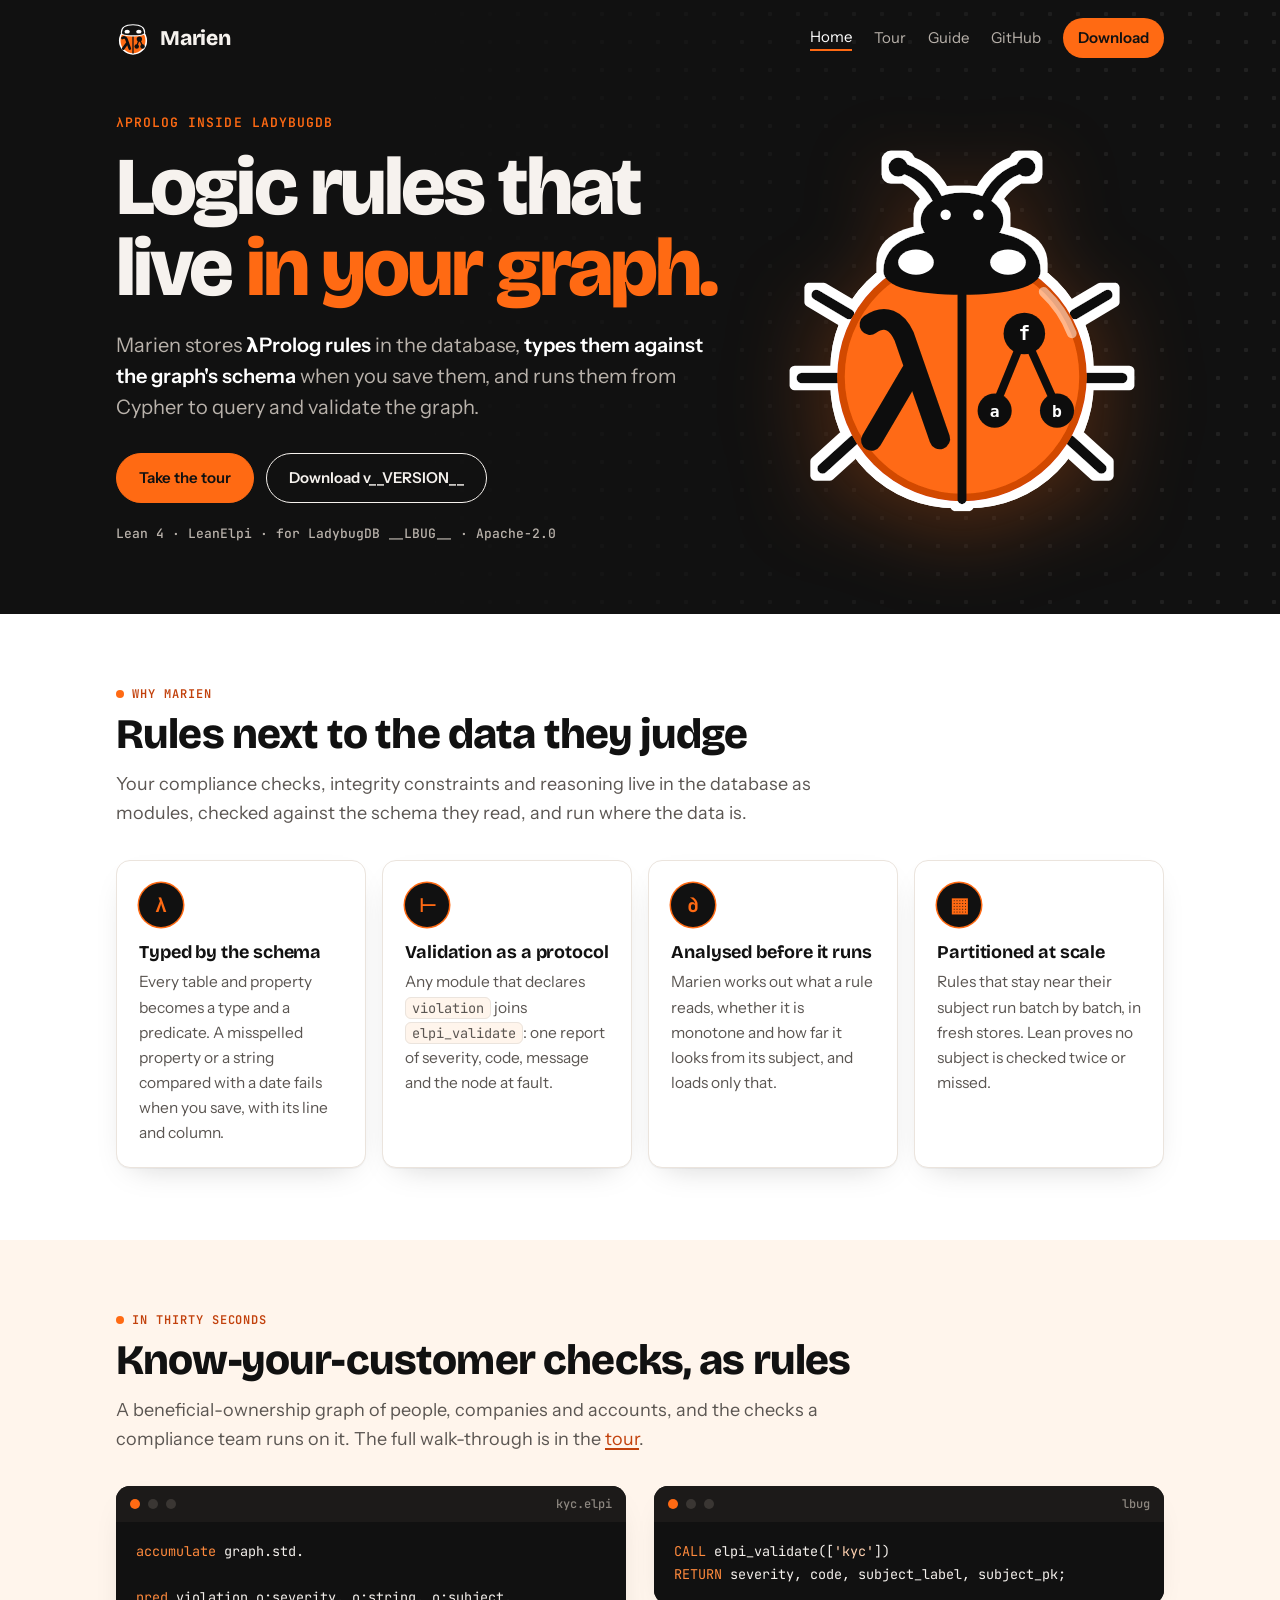
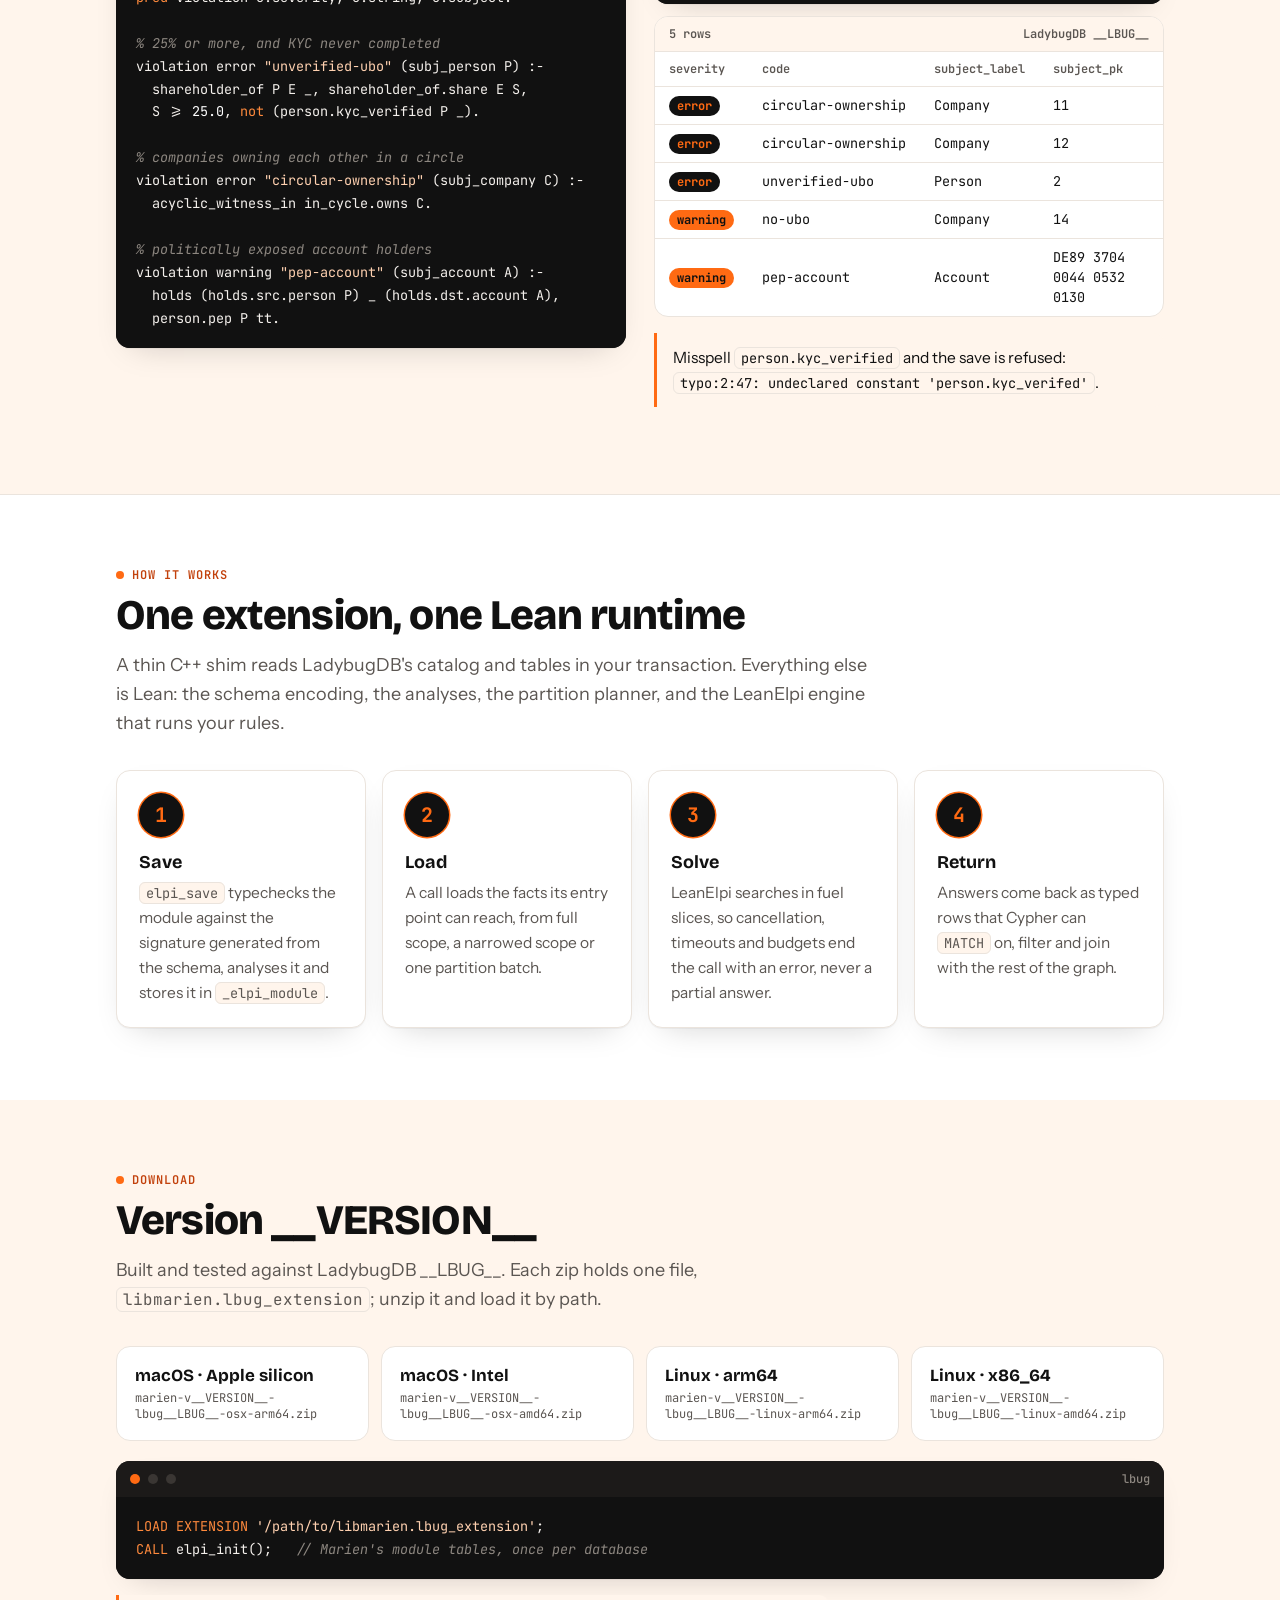
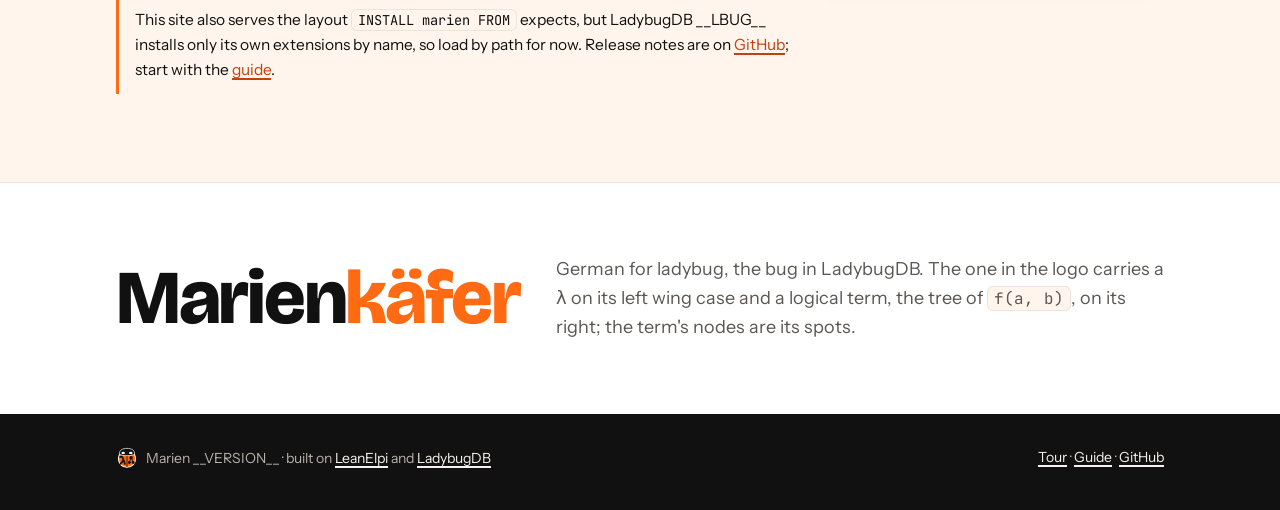
<file: web/index.html>
<!doctype html>
<html lang="en">
<head>
<meta charset="utf-8">
<meta name="viewport" content="width=device-width, initial-scale=1">
<title>Marien · logic rules in LadybugDB</title>
<meta name="description" content="Marien stores λProlog rules in LadybugDB, types them against the graph's schema, and runs them from Cypher to query and validate the graph.">
<link rel="icon" href="favicon.svg" type="image/svg+xml">
<link rel="preconnect" href="https://fonts.googleapis.com">
<link rel="preconnect" href="https://fonts.gstatic.com" crossorigin>
<link href="https://fonts.googleapis.com/css2?family=Bricolage+Grotesque:opsz,wght@12..96,700;12..96,800&family=Instrument+Sans:wght@400;500;600&family=JetBrains+Mono:wght@400;500;600;700&display=swap" rel="stylesheet">
<link rel="stylesheet" href="site.css">
</head>
<body>
<div class="band">
  <div class="wrap">
    <nav class="top">
      <a class="brand" href="./"><img src="favicon.svg" alt="">Marien</a>
      <div class="links">
        <a href="./" aria-current="page" class="wide">Home</a>
        <a href="tour.html">Tour</a>
        <a href="guide.html">Guide</a>
        <a href="https://github.com/Volland/marien" class="wide">GitHub</a>
        <a href="#download" class="pill">Download</a>
      </div>
    </nav>
    <header class="hero">
      <div>
        <p class="eyebrow">λPROLOG INSIDE LADYBUGDB</p>
        <h1>Logic rules that live <em>in your graph.</em></h1>
        <p class="lede">Marien stores <strong>λProlog rules</strong> in the database, <strong>types them against the graph's schema</strong> when you save them, and runs them from Cypher to query and validate the graph.</p>
        <div class="cta">
          <a class="btn primary" href="tour.html">Take the tour</a>
          <a class="btn" href="#download">Download v__VERSION__</a>
        </div>
        <div class="meta-line">Lean 4 · LeanElpi · for LadybugDB __LBUG__ · Apache-2.0</div>
      </div>
      <img class="logo" src="logo.svg" alt="Marien logo: an orange ladybug with a lambda on one wing case and the term tree f(a, b) on the other">
    </header>
  </div>
</div>

<main>
  <section>
    <div class="wrap">
      <p class="kicker">Why Marien</p>
      <h2>Rules next to the data they judge</h2>
      <p class="sub">Your compliance checks, integrity constraints and reasoning live in the database as modules, checked against the schema they read, and run where the data is.</p>
      <div class="features">
        <div class="feature">
          <div class="glyph">λ</div>
          <h3>Typed by the schema</h3>
          <p>Every table and property becomes a type and a predicate. A misspelled property or a string compared with a date fails when you save, with its line and column.</p>
        </div>
        <div class="feature">
          <div class="glyph">⊢</div>
          <h3>Validation as a protocol</h3>
          <p>Any module that declares <code>violation</code> joins <code>elpi_validate</code>: one report of severity, code, message and the node at fault.</p>
        </div>
        <div class="feature">
          <div class="glyph">∂</div>
          <h3>Analysed before it runs</h3>
          <p>Marien works out what a rule reads, whether it is monotone and how far it looks from its subject, and loads only that.</p>
        </div>
        <div class="feature">
          <div class="glyph">▦</div>
          <h3>Partitioned at scale</h3>
          <p>Rules that stay near their subject run batch by batch, in fresh stores. Lean proves no subject is checked twice or missed.</p>
        </div>
      </div>
    </div>
  </section>

  <section class="soft">
    <div class="wrap">
      <p class="kicker">In thirty seconds</p>
      <h2>Know-your-customer checks, as rules</h2>
      <p class="sub">A beneficial-ownership graph of people, companies and accounts, and the checks a compliance team runs on it. The full walk-through is in the <a href="tour.html">tour</a>.</p>
      <div class="split">
        <div class="window">
          <header><span class="dot"></span><span class="dot"></span><span class="dot"></span><span>kyc.elpi</span></header>
<pre><span class="k">accumulate</span> graph.std.

<span class="k">pred</span> violation o:severity, o:string, o:subject.

<span class="c">% 25% or more, and KYC never completed</span>
violation error <span class="s">"unverified-ubo"</span> (subj_person P) :-
  shareholder_of P E _, shareholder_of.share E S,
  S &gt;= <span class="n">25.0</span>, <span class="k">not</span> (person.kyc_verified P _).

<span class="c">% companies owning each other in a circle</span>
violation error <span class="s">"circular-ownership"</span> (subj_company C) :-
  acyclic_witness_in in_cycle.owns C.

<span class="c">% politically exposed account holders</span>
violation warning <span class="s">"pep-account"</span> (subj_account A) :-
  holds (holds.src.person P) _ (holds.dst.account A),
  person.pep P tt.</pre>
        </div>
        <div>
          <div class="window">
            <header><span class="dot"></span><span class="dot"></span><span class="dot"></span><span>lbug</span></header>
<pre><span class="k">CALL</span> elpi_validate([<span class="s">'kyc'</span>])
<span class="k">RETURN</span> severity, code, subject_label, subject_pk;</pre>
          </div>
          <div class="result">
            <header><span>5 rows</span><span>LadybugDB __LBUG__</span></header>
            <div class="scroll"><table>
              <tr><th>severity</th><th>code</th><th>subject_label</th><th>subject_pk</th></tr>
              <tr><td><span class="sev error">error</span></td><td>circular-ownership</td><td>Company</td><td>11</td></tr>
              <tr><td><span class="sev error">error</span></td><td>circular-ownership</td><td>Company</td><td>12</td></tr>
              <tr><td><span class="sev error">error</span></td><td>unverified-ubo</td><td>Person</td><td>2</td></tr>
              <tr><td><span class="sev warning">warning</span></td><td>no-ubo</td><td>Company</td><td>14</td></tr>
              <tr><td><span class="sev warning">warning</span></td><td>pep-account</td><td>Account</td><td class="long">DE89 3704 0044 0532 0130</td></tr>
            </table></div>
          </div>
          <p class="note" style="margin-top:16px">Misspell <code>person.kyc_verified</code> and the save is refused: <code>typo:2:47: undeclared constant 'person.kyc_verifed'</code>.</p>
        </div>
      </div>
    </div>
  </section>

  <section>
    <div class="wrap">
      <p class="kicker">How it works</p>
      <h2>One extension, one Lean runtime</h2>
      <p class="sub">A thin C++ shim reads LadybugDB's catalog and tables in your transaction. Everything else is Lean: the schema encoding, the analyses, the partition planner, and the LeanElpi engine that runs your rules.</p>
      <div class="features">
        <div class="feature"><div class="glyph">1</div><h3>Save</h3><p><code>elpi_save</code> typechecks the module against the signature generated from the schema, analyses it and stores it in <code>_elpi_module</code>.</p></div>
        <div class="feature"><div class="glyph">2</div><h3>Load</h3><p>A call loads the facts its entry point can reach, from full scope, a narrowed scope or one partition batch.</p></div>
        <div class="feature"><div class="glyph">3</div><h3>Solve</h3><p>LeanElpi searches in fuel slices, so cancellation, timeouts and budgets end the call with an error, never a partial answer.</p></div>
        <div class="feature"><div class="glyph">4</div><h3>Return</h3><p>Answers come back as typed rows that Cypher can <code>MATCH</code> on, filter and join with the rest of the graph.</p></div>
      </div>
    </div>
  </section>

  <section id="download" class="soft">
    <div class="wrap">
      <p class="kicker">Download</p>
      <h2>Version __VERSION__</h2>
      <p class="sub">Built and tested against LadybugDB __LBUG__. Each zip holds one file, <code>libmarien.lbug_extension</code>; unzip it and load it by path.</p>
      <div class="downloads">
        <a class="dl" href="https://github.com/Volland/marien/releases/download/v__VERSION__/marien-v__VERSION__-lbug__LBUG__-osx-arm64.zip"><strong>macOS · Apple silicon</strong><span>marien-v__VERSION__-lbug__LBUG__-osx-arm64.zip</span></a>
        <a class="dl" href="https://github.com/Volland/marien/releases/download/v__VERSION__/marien-v__VERSION__-lbug__LBUG__-osx-amd64.zip"><strong>macOS · Intel</strong><span>marien-v__VERSION__-lbug__LBUG__-osx-amd64.zip</span></a>
        <a class="dl" href="https://github.com/Volland/marien/releases/download/v__VERSION__/marien-v__VERSION__-lbug__LBUG__-linux-arm64.zip"><strong>Linux · arm64</strong><span>marien-v__VERSION__-lbug__LBUG__-linux-arm64.zip</span></a>
        <a class="dl" href="https://github.com/Volland/marien/releases/download/v__VERSION__/marien-v__VERSION__-lbug__LBUG__-linux-amd64.zip"><strong>Linux · x86_64</strong><span>marien-v__VERSION__-lbug__LBUG__-linux-amd64.zip</span></a>
      </div>
      <div class="window" style="margin-top:20px">
        <header><span class="dot"></span><span class="dot"></span><span class="dot"></span><span>lbug</span></header>
<pre><span class="k">LOAD EXTENSION</span> <span class="s">'/path/to/libmarien.lbug_extension'</span>;
<span class="k">CALL</span> elpi_init();   <span class="c">// Marien's module tables, once per database</span></pre>
      </div>
      <p class="note" style="margin-top:16px">This site also serves the layout <code>INSTALL marien FROM</code> expects, but LadybugDB __LBUG__ installs only its own extensions by name, so load by path for now. Release notes are on <a href="https://github.com/Volland/marien/releases/tag/v__VERSION__">GitHub</a>; start with the <a href="guide.html">guide</a>.</p>
    </div>
  </section>

  <section>
    <div class="wrap name-story">
      <div class="big">Marien<span>käfer</span></div>
      <p class="sub" style="margin:0">German for ladybug, the bug in LadybugDB. The one in the logo carries a λ on its left wing case and a logical term, the tree of <code>f(a, b)</code>, on its right; the term's nodes are its spots.</p>
    </div>
  </section>
</main>

<footer class="site">
  <div class="wrap">
    <span><img src="favicon.svg" alt="">Marien __VERSION__ · built on <a href="https://github.com/Volland/lean-elpi">LeanElpi</a> and <a href="https://github.com/LadybugDB/ladybug">LadybugDB</a></span>
    <span><a href="tour.html">Tour</a> · <a href="guide.html">Guide</a> · <a href="https://github.com/Volland/marien">GitHub</a></span>
  </div>
</footer>
</body>
</html>
</file>
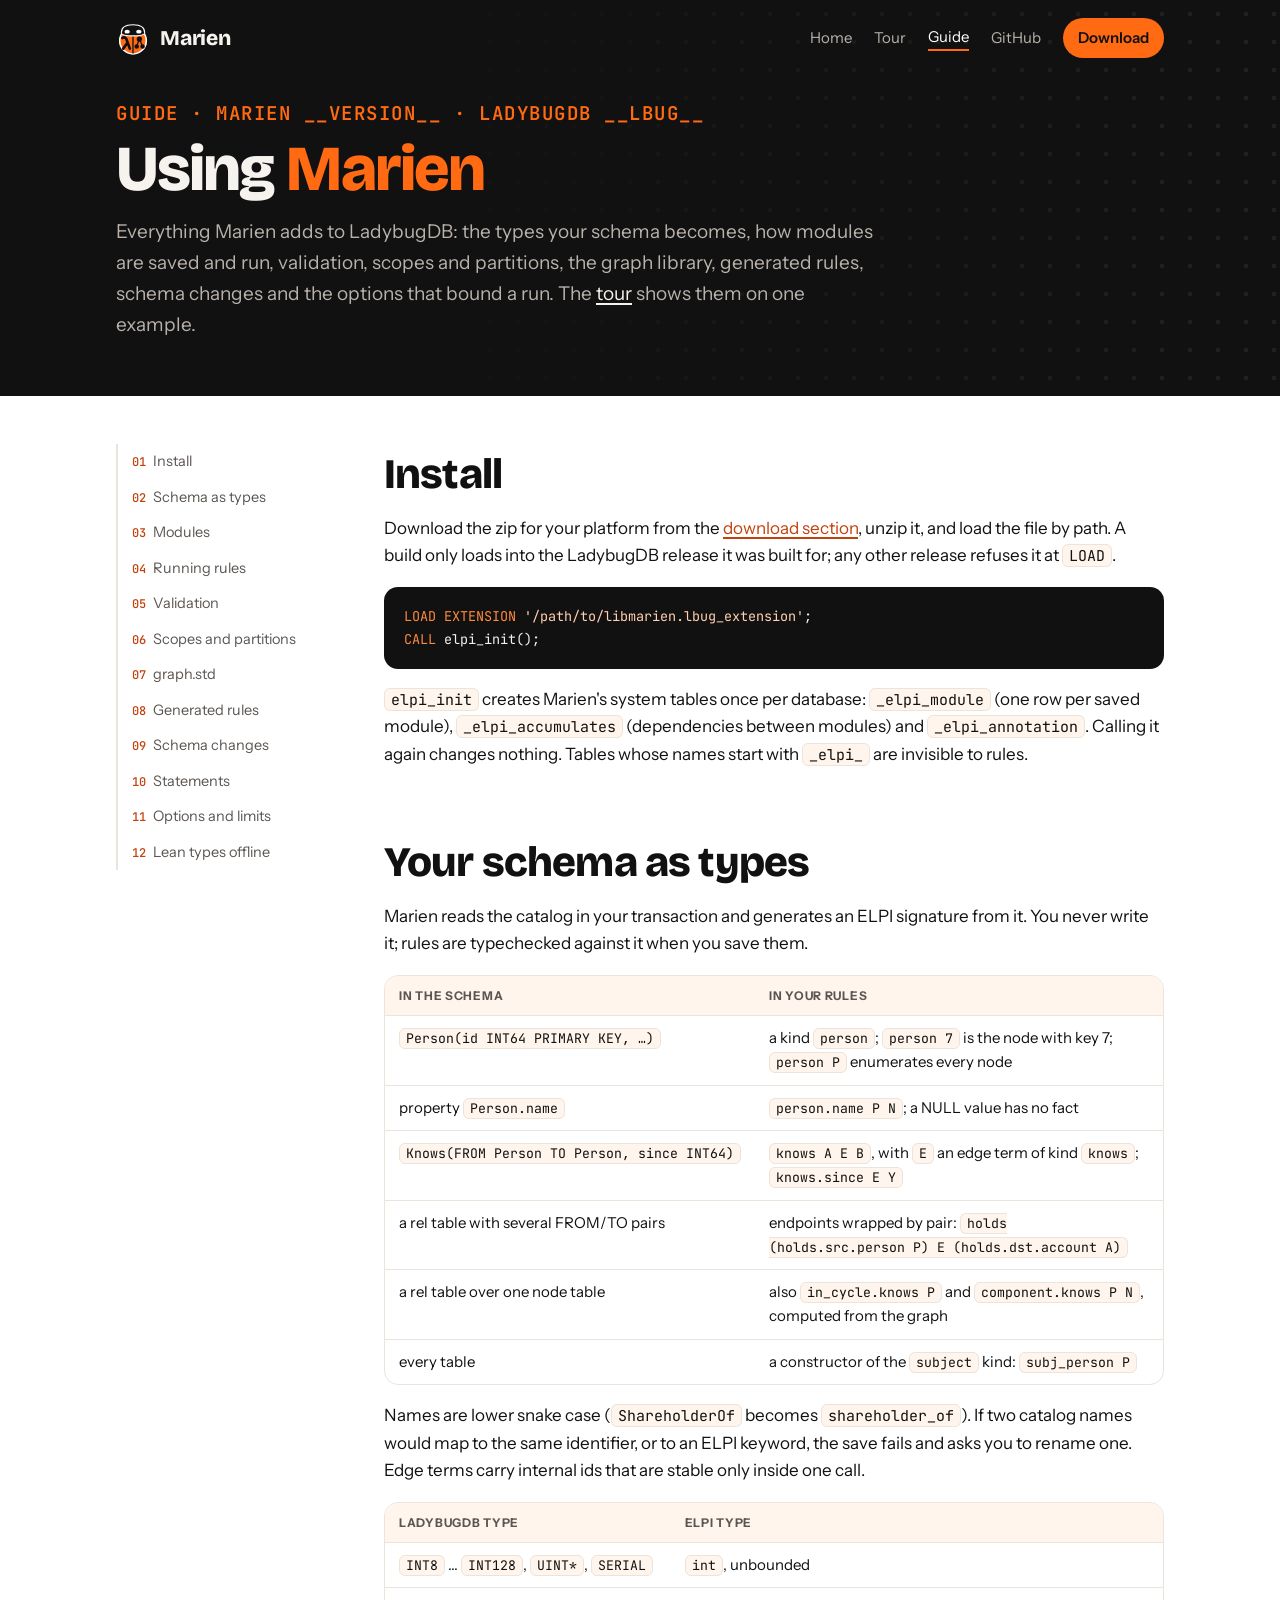
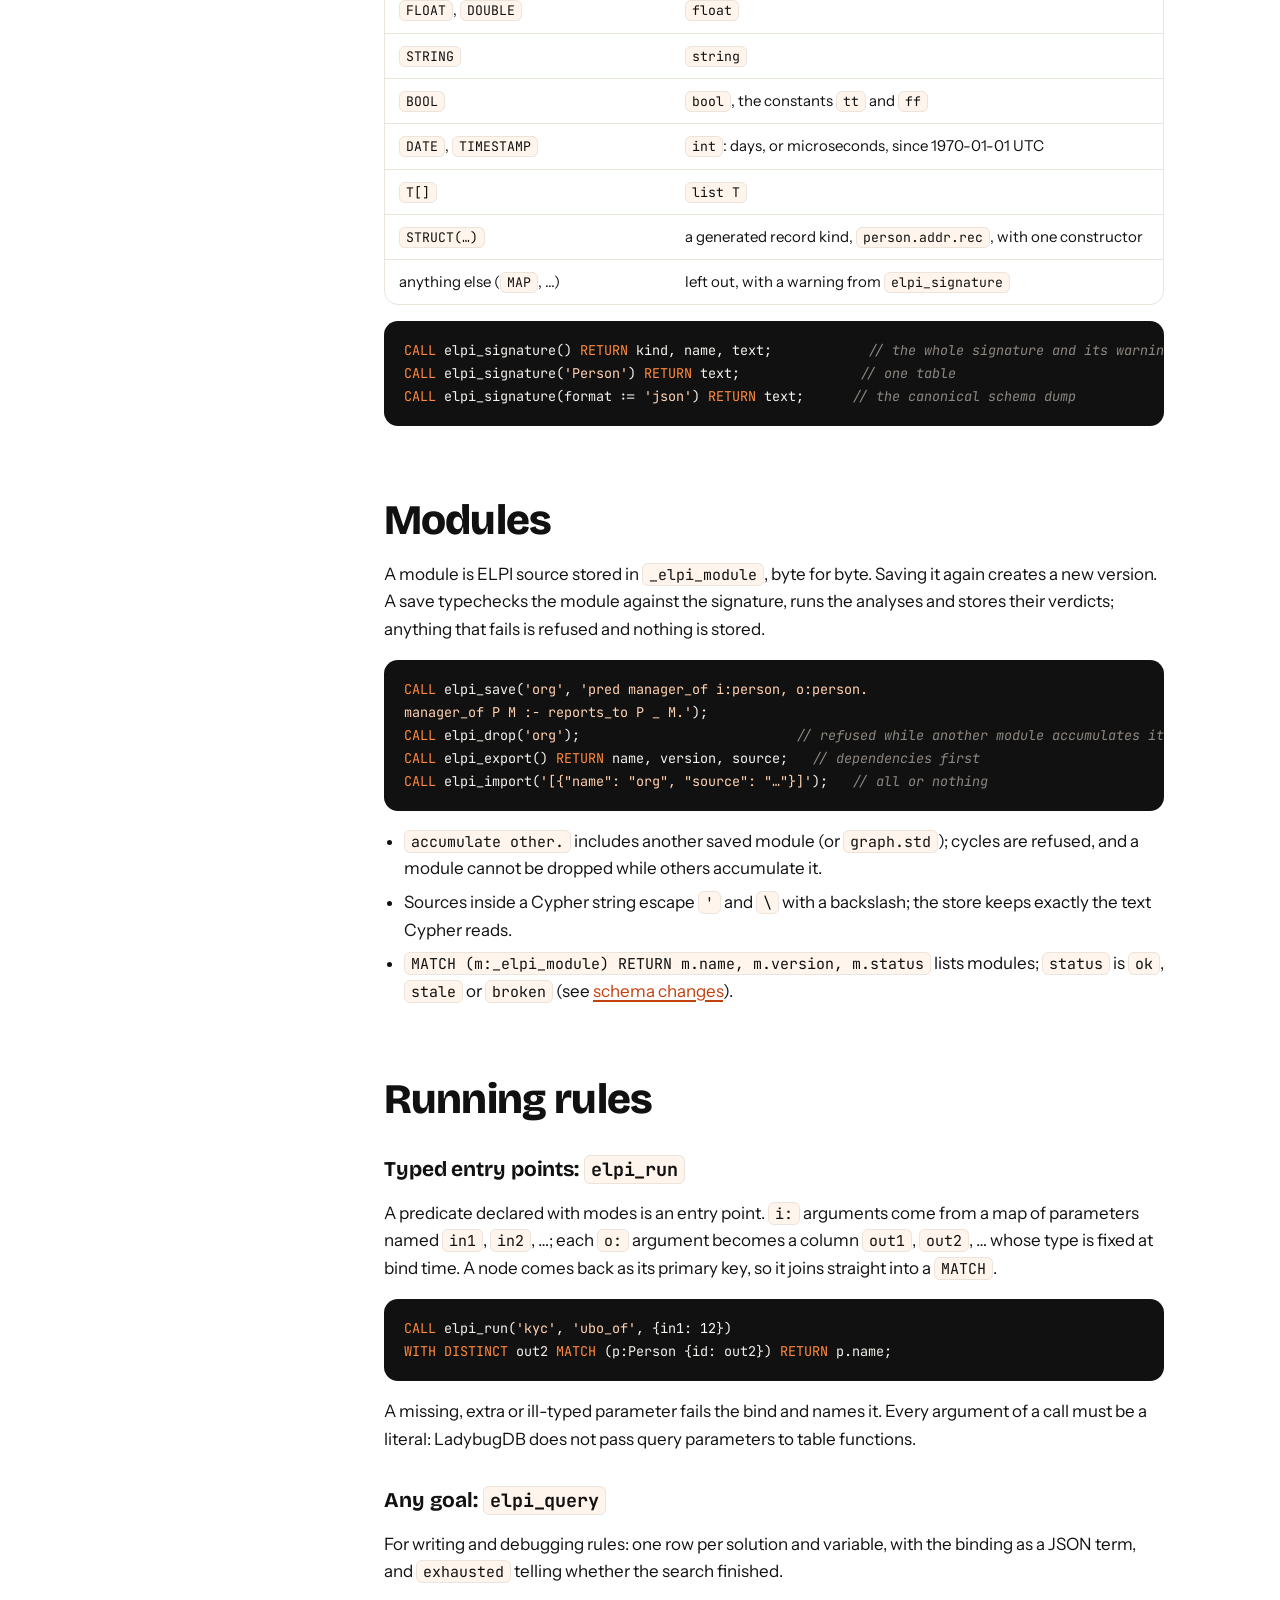
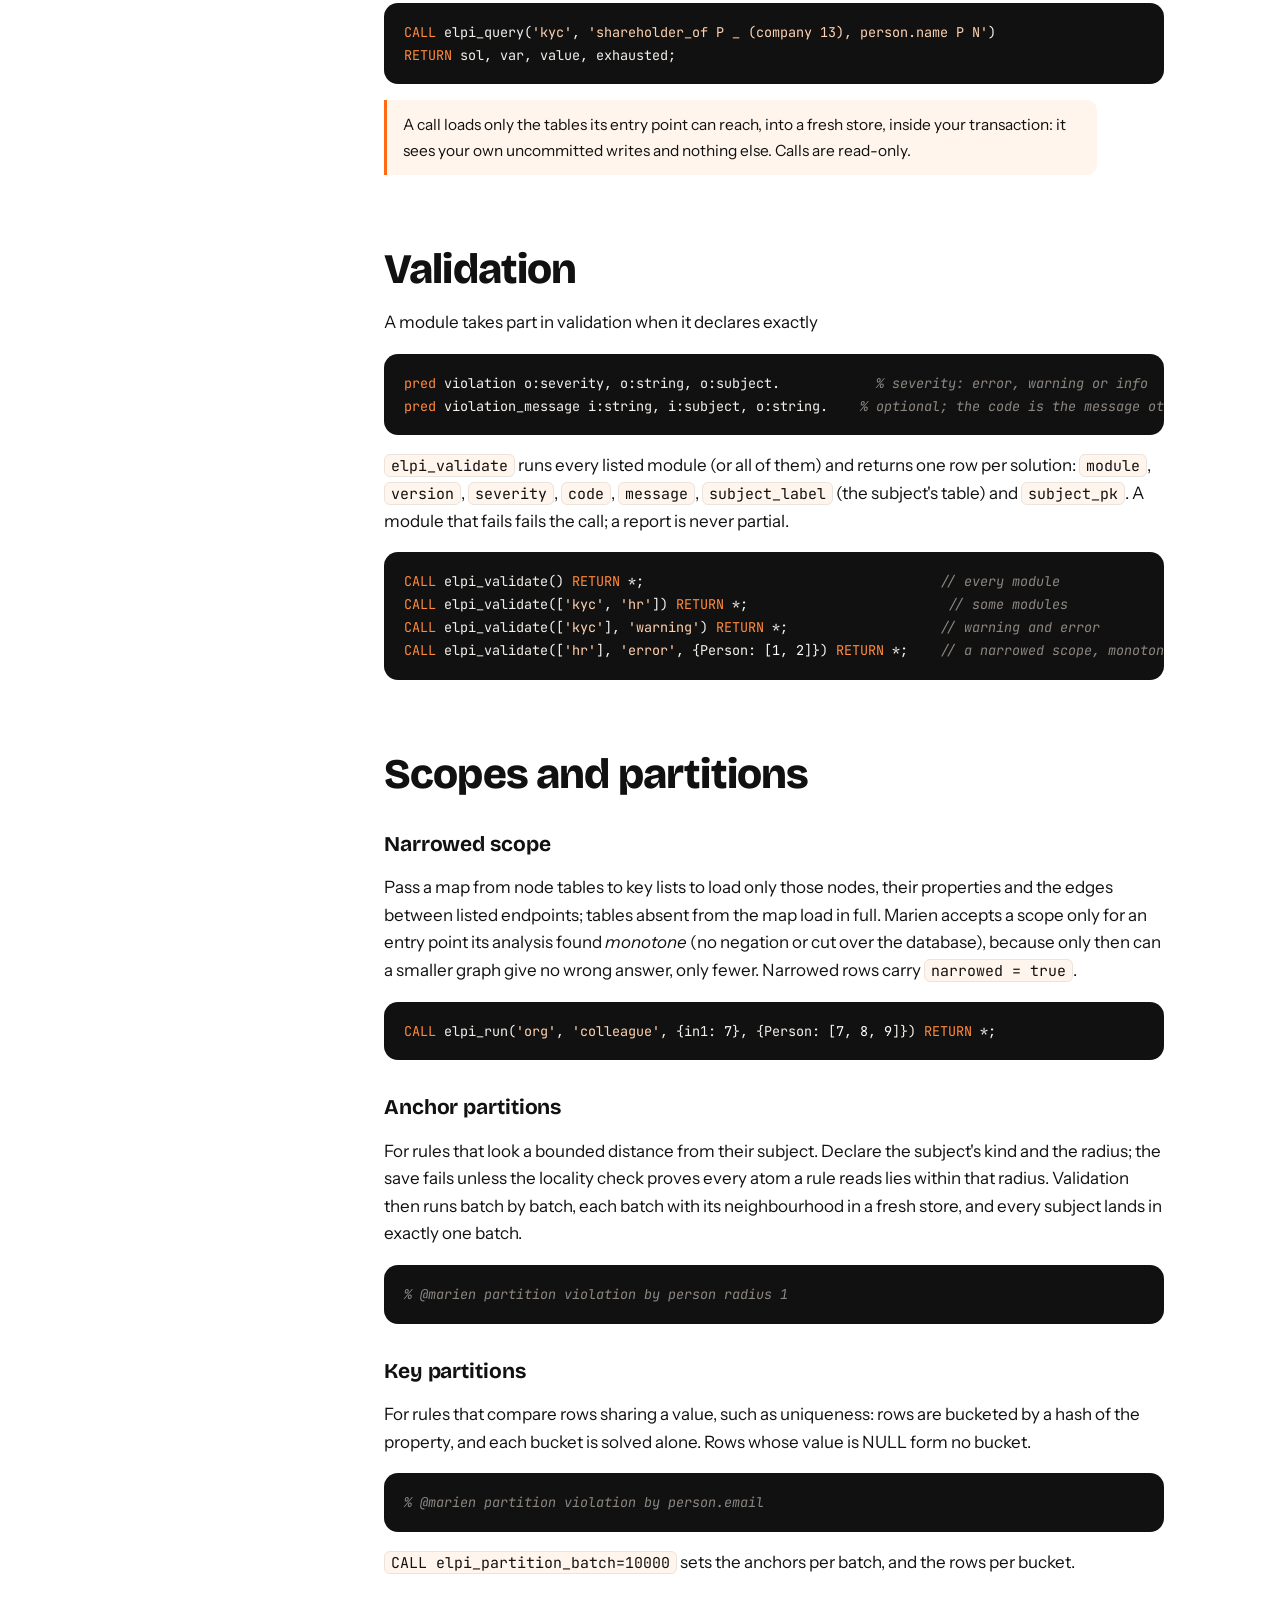
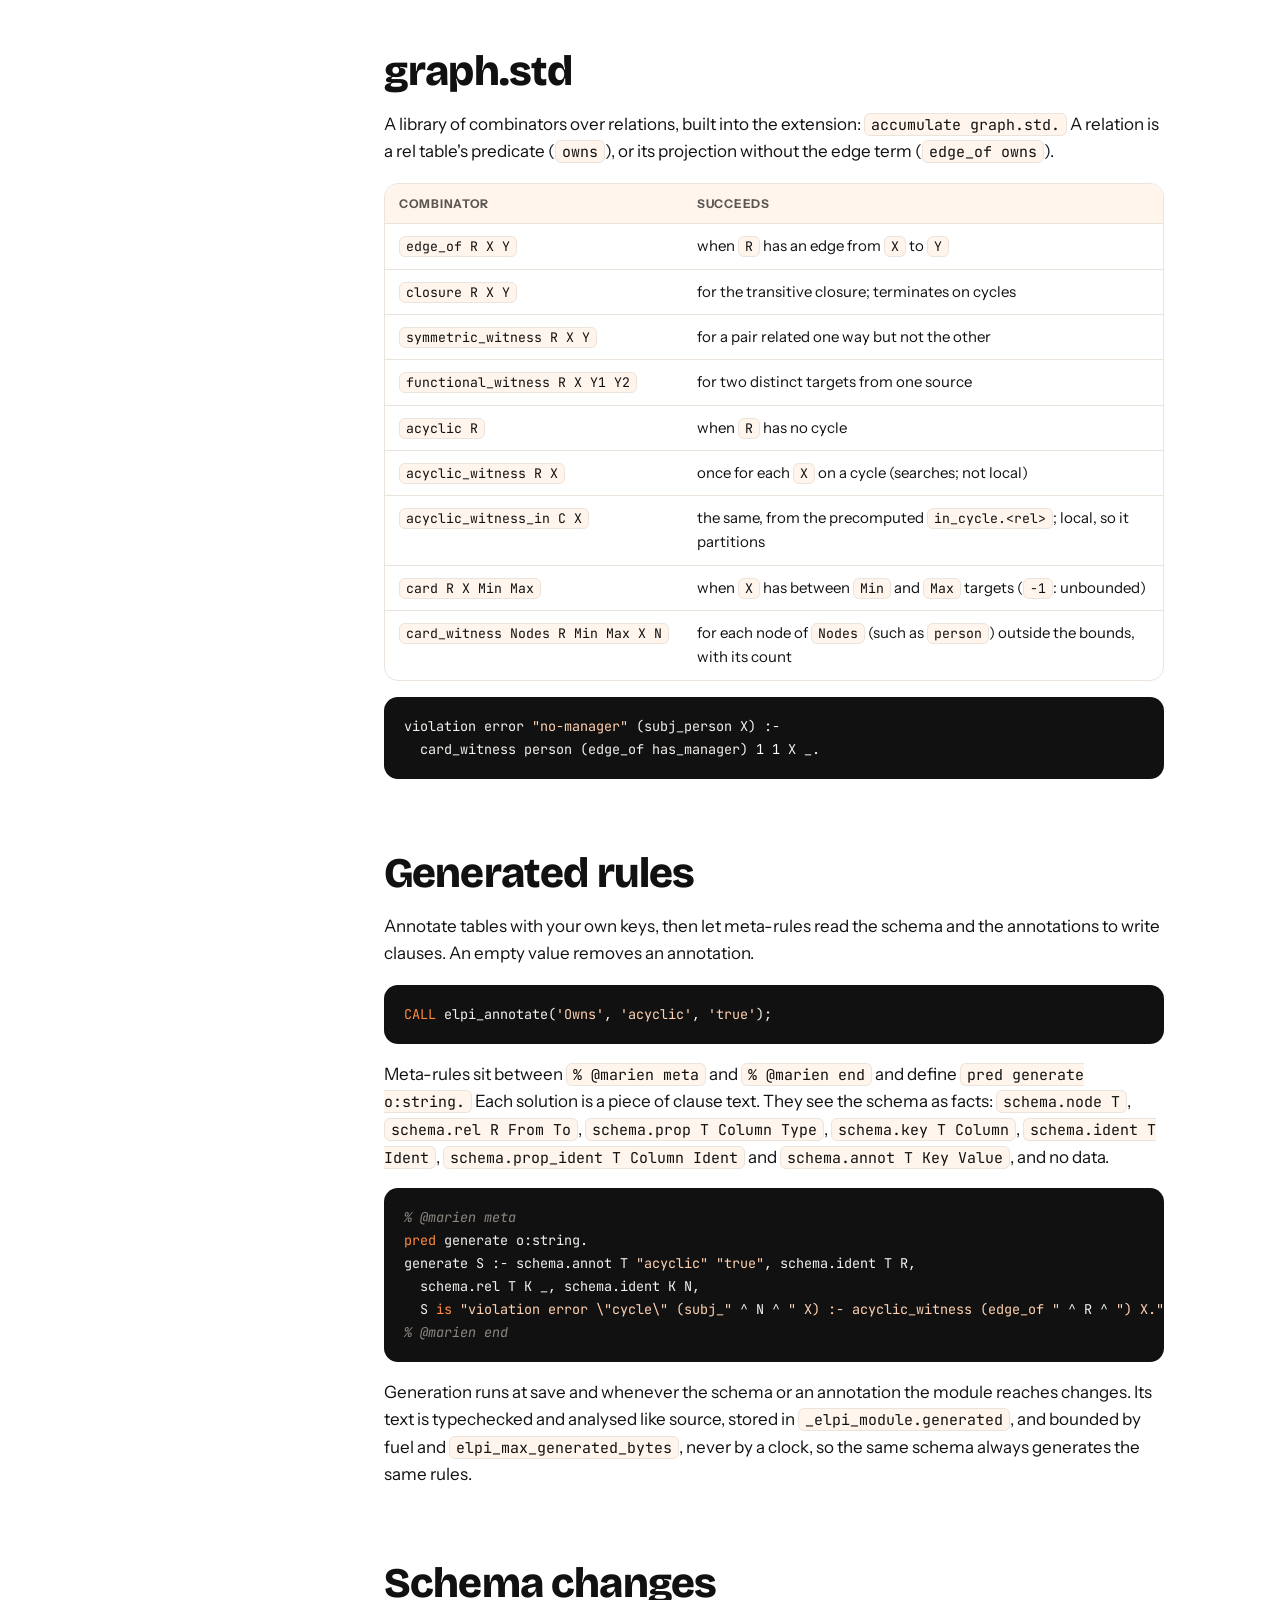
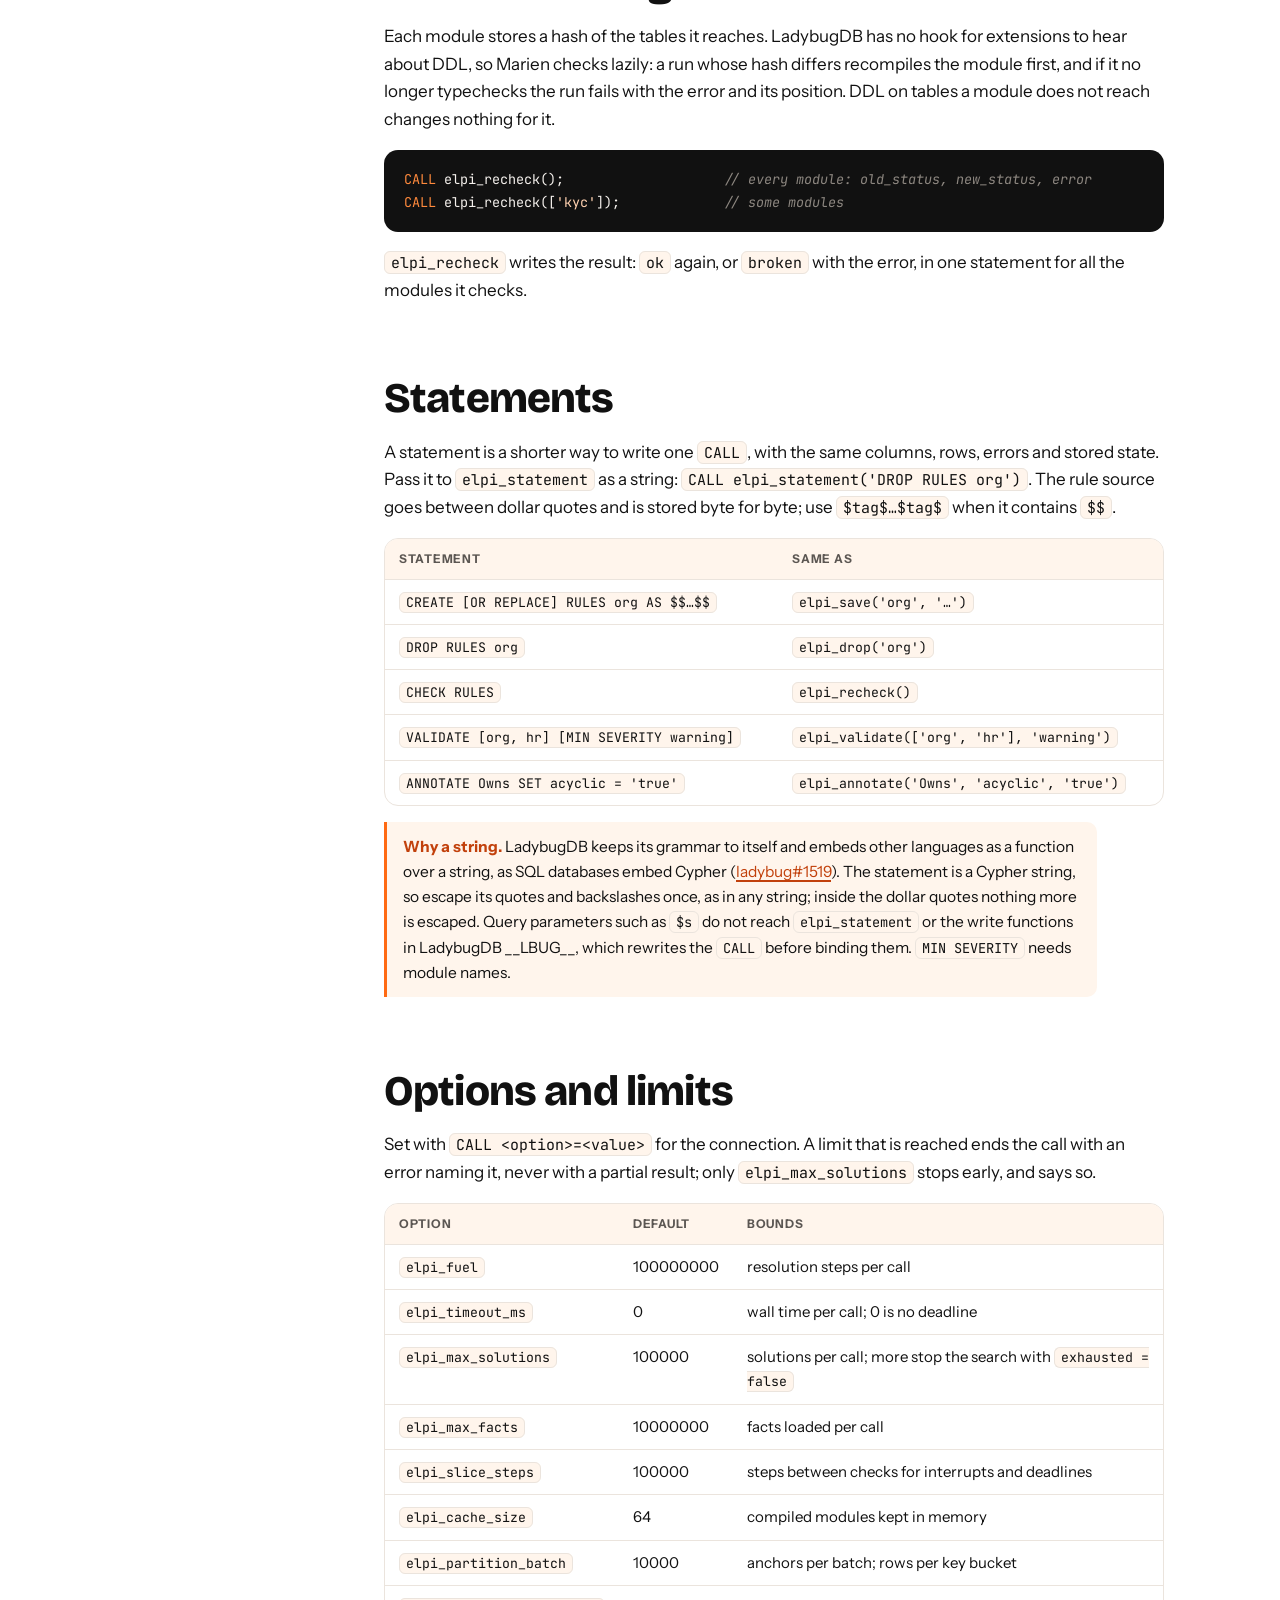
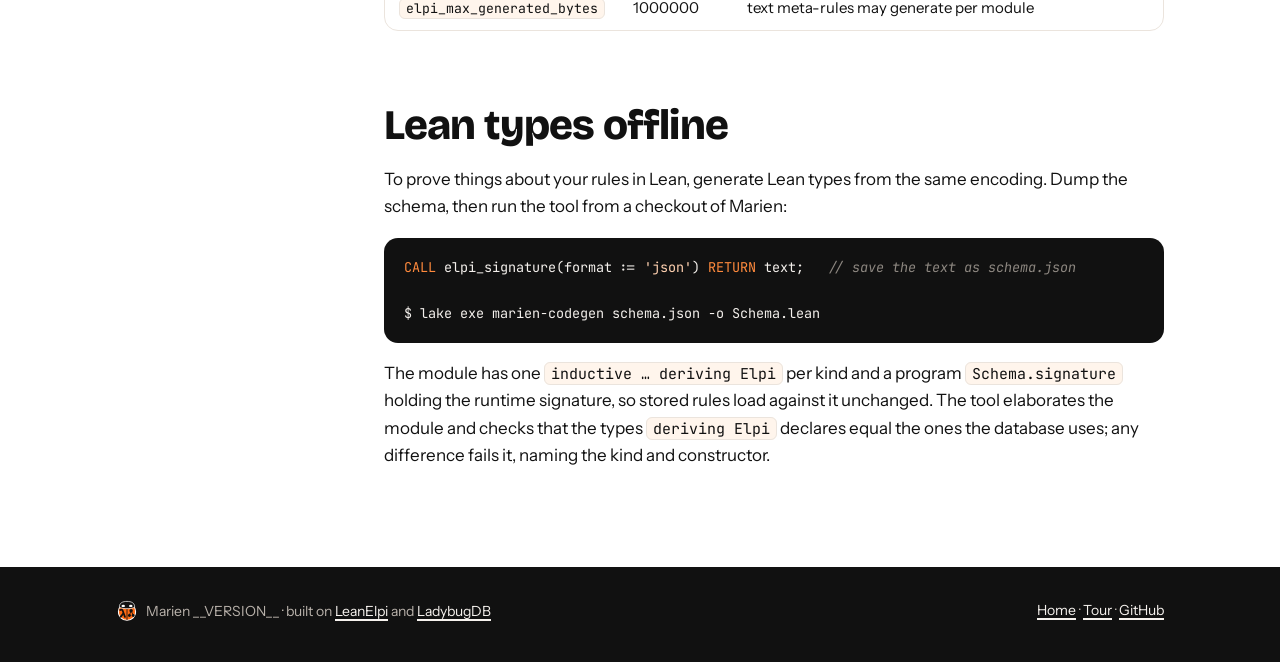
<file: web/guide.html>
<!doctype html>
<html lang="en">
<head>
<meta charset="utf-8">
<meta name="viewport" content="width=device-width, initial-scale=1">
<title>Marien guide</title>
<meta name="description" content="How to use Marien: load the extension, read the schema as types, save and run rule modules, validate, scope and partition runs, graph.std, generated rules, schema changes, statements and options.">
<link rel="icon" href="favicon.svg" type="image/svg+xml">
<link rel="preconnect" href="https://fonts.googleapis.com">
<link rel="preconnect" href="https://fonts.gstatic.com" crossorigin>
<link href="https://fonts.googleapis.com/css2?family=Bricolage+Grotesque:opsz,wght@12..96,700;12..96,800&family=Instrument+Sans:wght@400;500;600&family=JetBrains+Mono:wght@400;500;600;700&display=swap" rel="stylesheet">
<link rel="stylesheet" href="site.css">
</head>
<body>
<div class="band">
  <div class="wrap">
    <nav class="top">
      <a class="brand" href="./"><img src="favicon.svg" alt="">Marien</a>
      <div class="links">
        <a href="./" class="wide">Home</a>
        <a href="tour.html">Tour</a>
        <a href="guide.html" aria-current="page">Guide</a>
        <a href="https://github.com/Volland/marien" class="wide">GitHub</a>
        <a href="./#download" class="pill">Download</a>
      </div>
    </nav>
    <header class="page-hero">
      <p class="eyebrow">GUIDE · MARIEN __VERSION__ · LADYBUGDB __LBUG__</p>
      <h1>Using <em>Marien</em></h1>
      <p>Everything Marien adds to LadybugDB: the types your schema becomes, how modules are saved and run, validation, scopes and partitions, the graph library, generated rules, schema changes and the options that bound a run. The <a href="tour.html">tour</a> shows them on one example.</p>
    </header>
  </div>
</div>

<main class="wrap">
  <div class="guide">
    <nav class="toc" aria-label="Contents">
      <ol>
        <li><a href="#install">Install</a></li>
        <li><a href="#types">Schema as types</a></li>
        <li><a href="#modules">Modules</a></li>
        <li><a href="#run">Running rules</a></li>
        <li><a href="#validate">Validation</a></li>
        <li><a href="#scale">Scopes and partitions</a></li>
        <li><a href="#std">graph.std</a></li>
        <li><a href="#meta">Generated rules</a></li>
        <li><a href="#evolve">Schema changes</a></li>
        <li><a href="#statements">Statements</a></li>
        <li><a href="#options">Options and limits</a></li>
        <li><a href="#codegen">Lean types offline</a></li>
      </ol>
    </nav>

    <article class="doc">
      <h2 id="install">Install</h2>
      <p>Download the zip for your platform from the <a href="./#download">download section</a>, unzip it, and load the file by path. A build only loads into the LadybugDB release it was built for; any other release refuses it at <code>LOAD</code>.</p>
<pre><span class="k">LOAD EXTENSION</span> <span class="s">'/path/to/libmarien.lbug_extension'</span>;
<span class="k">CALL</span> elpi_init();</pre>
      <p><code>elpi_init</code> creates Marien's system tables once per database: <code>_elpi_module</code> (one row per saved module), <code>_elpi_accumulates</code> (dependencies between modules) and <code>_elpi_annotation</code>. Calling it again changes nothing. Tables whose names start with <code>_elpi_</code> are invisible to rules.</p>

      <h2 id="types">Your schema as types</h2>
      <p>Marien reads the catalog in your transaction and generates an ELPI signature from it. You never write it; rules are typechecked against it when you save them.</p>
      <div class="ref-wrap"><table class="ref">
        <tr><th>In the schema</th><th>In your rules</th></tr>
        <tr><td><code>Person(id INT64 PRIMARY KEY, …)</code></td><td>a kind <code>person</code>; <code>person 7</code> is the node with key 7; <code>person P</code> enumerates every node</td></tr>
        <tr><td>property <code>Person.name</code></td><td><code>person.name P N</code>; a NULL value has no fact</td></tr>
        <tr><td><code>Knows(FROM Person TO Person, since INT64)</code></td><td><code>knows A E B</code>, with <code>E</code> an edge term of kind <code>knows</code>; <code>knows.since E Y</code></td></tr>
        <tr><td>a rel table with several FROM/TO pairs</td><td>endpoints wrapped by pair: <code>holds (holds.src.person P) E (holds.dst.account A)</code></td></tr>
        <tr><td>a rel table over one node table</td><td>also <code>in_cycle.knows P</code> and <code>component.knows P N</code>, computed from the graph</td></tr>
        <tr><td>every table</td><td>a constructor of the <code>subject</code> kind: <code>subj_person P</code></td></tr>
      </table></div>
      <p>Names are lower snake case (<code>ShareholderOf</code> becomes <code>shareholder_of</code>). If two catalog names would map to the same identifier, or to an ELPI keyword, the save fails and asks you to rename one. Edge terms carry internal ids that are stable only inside one call.</p>
      <div class="ref-wrap"><table class="ref">
        <tr><th>LadybugDB type</th><th>ELPI type</th></tr>
        <tr><td><code>INT8</code> … <code>INT128</code>, <code>UINT*</code>, <code>SERIAL</code></td><td><code>int</code>, unbounded</td></tr>
        <tr><td><code>FLOAT</code>, <code>DOUBLE</code></td><td><code>float</code></td></tr>
        <tr><td><code>STRING</code></td><td><code>string</code></td></tr>
        <tr><td><code>BOOL</code></td><td><code>bool</code>, the constants <code>tt</code> and <code>ff</code></td></tr>
        <tr><td><code>DATE</code>, <code>TIMESTAMP</code></td><td><code>int</code>: days, or microseconds, since 1970-01-01 UTC</td></tr>
        <tr><td><code>T[]</code></td><td><code>list T</code></td></tr>
        <tr><td><code>STRUCT(…)</code></td><td>a generated record kind, <code>person.addr.rec</code>, with one constructor</td></tr>
        <tr><td>anything else (<code>MAP</code>, …)</td><td>left out, with a warning from <code>elpi_signature</code></td></tr>
      </table></div>
<pre><span class="k">CALL</span> elpi_signature() <span class="k">RETURN</span> kind, name, text;            <span class="c">// the whole signature and its warnings</span>
<span class="k">CALL</span> elpi_signature(<span class="s">'Person'</span>) <span class="k">RETURN</span> text;               <span class="c">// one table</span>
<span class="k">CALL</span> elpi_signature(format := <span class="s">'json'</span>) <span class="k">RETURN</span> text;      <span class="c">// the canonical schema dump</span></pre>

      <h2 id="modules">Modules</h2>
      <p>A module is ELPI source stored in <code>_elpi_module</code>, byte for byte. Saving it again creates a new version. A save typechecks the module against the signature, runs the analyses and stores their verdicts; anything that fails is refused and nothing is stored.</p>
<pre><span class="k">CALL</span> elpi_save(<span class="s">'org'</span>, <span class="s">'pred manager_of i:person, o:person.
manager_of P M :- reports_to P _ M.'</span>);
<span class="k">CALL</span> elpi_drop(<span class="s">'org'</span>);                           <span class="c">// refused while another module accumulates it</span>
<span class="k">CALL</span> elpi_export() <span class="k">RETURN</span> name, version, source;   <span class="c">// dependencies first</span>
<span class="k">CALL</span> elpi_import(<span class="s">'[{"name": "org", "source": "…"}]'</span>);   <span class="c">// all or nothing</span></pre>
      <ul>
        <li><code>accumulate other.</code> includes another saved module (or <code>graph.std</code>); cycles are refused, and a module cannot be dropped while others accumulate it.</li>
        <li>Sources inside a Cypher string escape <code>'</code> and <code>\</code> with a backslash; the store keeps exactly the text Cypher reads.</li>
        <li><code>MATCH (m:_elpi_module) RETURN m.name, m.version, m.status</code> lists modules; <code>status</code> is <code>ok</code>, <code>stale</code> or <code>broken</code> (see <a href="#evolve">schema changes</a>).</li>
      </ul>

      <h2 id="run">Running rules</h2>
      <h3>Typed entry points: <code>elpi_run</code></h3>
      <p>A predicate declared with modes is an entry point. <code>i:</code> arguments come from a map of parameters named <code>in1</code>, <code>in2</code>, …; each <code>o:</code> argument becomes a column <code>out1</code>, <code>out2</code>, … whose type is fixed at bind time. A node comes back as its primary key, so it joins straight into a <code>MATCH</code>.</p>
<pre><span class="k">CALL</span> elpi_run(<span class="s">'kyc'</span>, <span class="s">'ubo_of'</span>, {in1: <span class="n">12</span>})
<span class="k">WITH DISTINCT</span> out2 <span class="k">MATCH</span> (p:Person {id: out2}) <span class="k">RETURN</span> p.name;</pre>
      <p>A missing, extra or ill-typed parameter fails the bind and names it. Every argument of a call must be a literal: LadybugDB does not pass query parameters to table functions.</p>
      <h3>Any goal: <code>elpi_query</code></h3>
      <p>For writing and debugging rules: one row per solution and variable, with the binding as a JSON term, and <code>exhausted</code> telling whether the search finished.</p>
<pre><span class="k">CALL</span> elpi_query(<span class="s">'kyc'</span>, <span class="s">'shareholder_of P _ (company 13), person.name P N'</span>)
<span class="k">RETURN</span> sol, var, value, exhausted;</pre>
      <p class="note">A call loads only the tables its entry point can reach, into a fresh store, inside your transaction: it sees your own uncommitted writes and nothing else. Calls are read-only.</p>

      <h2 id="validate">Validation</h2>
      <p>A module takes part in validation when it declares exactly</p>
<pre><span class="k">pred</span> violation o:severity, o:string, o:subject.            <span class="c">% severity: error, warning or info</span>
<span class="k">pred</span> violation_message i:string, i:subject, o:string.    <span class="c">% optional; the code is the message otherwise</span></pre>
      <p><code>elpi_validate</code> runs every listed module (or all of them) and returns one row per solution: <code>module</code>, <code>version</code>, <code>severity</code>, <code>code</code>, <code>message</code>, <code>subject_label</code> (the subject's table) and <code>subject_pk</code>. A module that fails fails the call; a report is never partial.</p>
<pre><span class="k">CALL</span> elpi_validate() <span class="k">RETURN</span> *;                                     <span class="c">// every module</span>
<span class="k">CALL</span> elpi_validate([<span class="s">'kyc'</span>, <span class="s">'hr'</span>]) <span class="k">RETURN</span> *;                         <span class="c">// some modules</span>
<span class="k">CALL</span> elpi_validate([<span class="s">'kyc'</span>], <span class="s">'warning'</span>) <span class="k">RETURN</span> *;                   <span class="c">// warning and error</span>
<span class="k">CALL</span> elpi_validate([<span class="s">'hr'</span>], <span class="s">'error'</span>, {Person: [<span class="n">1</span>, <span class="n">2</span>]}) <span class="k">RETURN</span> *;    <span class="c">// a narrowed scope, monotone modules only</span></pre>

      <h2 id="scale">Scopes and partitions</h2>
      <h3>Narrowed scope</h3>
      <p>Pass a map from node tables to key lists to load only those nodes, their properties and the edges between listed endpoints; tables absent from the map load in full. Marien accepts a scope only for an entry point its analysis found <em>monotone</em> (no negation or cut over the database), because only then can a smaller graph give no wrong answer, only fewer. Narrowed rows carry <code>narrowed = true</code>.</p>
<pre><span class="k">CALL</span> elpi_run(<span class="s">'org'</span>, <span class="s">'colleague'</span>, {in1: <span class="n">7</span>}, {Person: [<span class="n">7</span>, <span class="n">8</span>, <span class="n">9</span>]}) <span class="k">RETURN</span> *;</pre>
      <h3>Anchor partitions</h3>
      <p>For rules that look a bounded distance from their subject. Declare the subject's kind and the radius; the save fails unless the locality check proves every atom a rule reads lies within that radius. Validation then runs batch by batch, each batch with its neighbourhood in a fresh store, and every subject lands in exactly one batch.</p>
<pre><span class="c">% @marien partition violation by person radius 1</span></pre>
      <h3>Key partitions</h3>
      <p>For rules that compare rows sharing a value, such as uniqueness: rows are bucketed by a hash of the property, and each bucket is solved alone. Rows whose value is NULL form no bucket.</p>
<pre><span class="c">% @marien partition violation by person.email</span></pre>
      <p><code>CALL elpi_partition_batch=10000</code> sets the anchors per batch, and the rows per bucket.</p>

      <h2 id="std">graph.std</h2>
      <p>A library of combinators over relations, built into the extension: <code>accumulate graph.std.</code> A relation is a rel table's predicate (<code>owns</code>), or its projection without the edge term (<code>edge_of owns</code>).</p>
      <div class="ref-wrap"><table class="ref">
        <tr><th>Combinator</th><th>Succeeds</th></tr>
        <tr><td><code>edge_of R X Y</code></td><td>when <code>R</code> has an edge from <code>X</code> to <code>Y</code></td></tr>
        <tr><td><code>closure R X Y</code></td><td>for the transitive closure; terminates on cycles</td></tr>
        <tr><td><code>symmetric_witness R X Y</code></td><td>for a pair related one way but not the other</td></tr>
        <tr><td><code>functional_witness R X Y1 Y2</code></td><td>for two distinct targets from one source</td></tr>
        <tr><td><code>acyclic R</code></td><td>when <code>R</code> has no cycle</td></tr>
        <tr><td><code>acyclic_witness R X</code></td><td>once for each <code>X</code> on a cycle (searches; not local)</td></tr>
        <tr><td><code>acyclic_witness_in C X</code></td><td>the same, from the precomputed <code>in_cycle.&lt;rel&gt;</code>; local, so it partitions</td></tr>
        <tr><td><code>card R X Min Max</code></td><td>when <code>X</code> has between <code>Min</code> and <code>Max</code> targets (<code>-1</code>: unbounded)</td></tr>
        <tr><td><code>card_witness Nodes R Min Max X N</code></td><td>for each node of <code>Nodes</code> (such as <code>person</code>) outside the bounds, with its count</td></tr>
      </table></div>
<pre>violation error <span class="s">"no-manager"</span> (subj_person X) :-
  card_witness person (edge_of has_manager) <span class="n">1</span> <span class="n">1</span> X _.</pre>

      <h2 id="meta">Generated rules</h2>
      <p>Annotate tables with your own keys, then let meta-rules read the schema and the annotations to write clauses. An empty value removes an annotation.</p>
<pre><span class="k">CALL</span> elpi_annotate(<span class="s">'Owns'</span>, <span class="s">'acyclic'</span>, <span class="s">'true'</span>);</pre>
      <p>Meta-rules sit between <code>% @marien meta</code> and <code>% @marien end</code> and define <code>pred generate o:string.</code> Each solution is a piece of clause text. They see the schema as facts: <code>schema.node T</code>, <code>schema.rel R From To</code>, <code>schema.prop T Column Type</code>, <code>schema.key T Column</code>, <code>schema.ident T Ident</code>, <code>schema.prop_ident T Column Ident</code> and <code>schema.annot T Key Value</code>, and no data.</p>
<pre><span class="c">% @marien meta</span>
<span class="k">pred</span> generate o:string.
generate S :- schema.annot T <span class="s">"acyclic"</span> <span class="s">"true"</span>, schema.ident T R,
  schema.rel T K _, schema.ident K N,
  S <span class="k">is</span> <span class="s">"violation error \"cycle\" (subj_"</span> ^ N ^ <span class="s">" X) :- acyclic_witness (edge_of "</span> ^ R ^ <span class="s">") X."</span>.
<span class="c">% @marien end</span></pre>
      <p>Generation runs at save and whenever the schema or an annotation the module reaches changes. Its text is typechecked and analysed like source, stored in <code>_elpi_module.generated</code>, and bounded by fuel and <code>elpi_max_generated_bytes</code>, never by a clock, so the same schema always generates the same rules.</p>

      <h2 id="evolve">Schema changes</h2>
      <p>Each module stores a hash of the tables it reaches. LadybugDB has no hook for extensions to hear about DDL, so Marien checks lazily: a run whose hash differs recompiles the module first, and if it no longer typechecks the run fails with the error and its position. DDL on tables a module does not reach changes nothing for it.</p>
<pre><span class="k">CALL</span> elpi_recheck();                    <span class="c">// every module: old_status, new_status, error</span>
<span class="k">CALL</span> elpi_recheck([<span class="s">'kyc'</span>]);             <span class="c">// some modules</span></pre>
      <p><code>elpi_recheck</code> writes the result: <code>ok</code> again, or <code>broken</code> with the error, in one statement for all the modules it checks.</p>

      <h2 id="statements">Statements</h2>
      <p>A statement is a shorter way to write one <code>CALL</code>, with the same columns, rows, errors and stored state. Pass it to <code>elpi_statement</code> as a string: <code>CALL elpi_statement('DROP RULES org')</code>. The rule source goes between dollar quotes and is stored byte for byte; use <code>$tag$…$tag$</code> when it contains <code>$$</code>.</p>
      <div class="ref-wrap"><table class="ref">
        <tr><th>Statement</th><th>Same as</th></tr>
        <tr><td><code>CREATE [OR REPLACE] RULES org AS $$…$$</code></td><td><code>elpi_save('org', '…')</code></td></tr>
        <tr><td><code>DROP RULES org</code></td><td><code>elpi_drop('org')</code></td></tr>
        <tr><td><code>CHECK RULES</code></td><td><code>elpi_recheck()</code></td></tr>
        <tr><td><code>VALIDATE [org, hr] [MIN SEVERITY warning]</code></td><td><code>elpi_validate(['org', 'hr'], 'warning')</code></td></tr>
        <tr><td><code>ANNOTATE Owns SET acyclic = 'true'</code></td><td><code>elpi_annotate('Owns', 'acyclic', 'true')</code></td></tr>
      </table></div>
      <p class="note"><strong>Why a string.</strong> LadybugDB keeps its grammar to itself and embeds other languages as a function over a string, as SQL databases embed Cypher (<a href="https://github.com/LadybugDB/ladybug/issues/1519">ladybug#1519</a>). The statement is a Cypher string, so escape its quotes and backslashes once, as in any string; inside the dollar quotes nothing more is escaped. Query parameters such as <code>$s</code> do not reach <code>elpi_statement</code> or the write functions in LadybugDB __LBUG__, which rewrites the <code>CALL</code> before binding them. <code>MIN SEVERITY</code> needs module names.</p>

      <h2 id="options">Options and limits</h2>
      <p>Set with <code>CALL &lt;option&gt;=&lt;value&gt;</code> for the connection. A limit that is reached ends the call with an error naming it, never with a partial result; only <code>elpi_max_solutions</code> stops early, and says so.</p>
      <div class="ref-wrap"><table class="ref">
        <tr><th>Option</th><th>Default</th><th>Bounds</th></tr>
        <tr><td><code>elpi_fuel</code></td><td>100000000</td><td>resolution steps per call</td></tr>
        <tr><td><code>elpi_timeout_ms</code></td><td>0</td><td>wall time per call; 0 is no deadline</td></tr>
        <tr><td><code>elpi_max_solutions</code></td><td>100000</td><td>solutions per call; more stop the search with <code>exhausted = false</code></td></tr>
        <tr><td><code>elpi_max_facts</code></td><td>10000000</td><td>facts loaded per call</td></tr>
        <tr><td><code>elpi_slice_steps</code></td><td>100000</td><td>steps between checks for interrupts and deadlines</td></tr>
        <tr><td><code>elpi_cache_size</code></td><td>64</td><td>compiled modules kept in memory</td></tr>
        <tr><td><code>elpi_partition_batch</code></td><td>10000</td><td>anchors per batch; rows per key bucket</td></tr>
        <tr><td><code>elpi_max_generated_bytes</code></td><td>1000000</td><td>text meta-rules may generate per module</td></tr>
      </table></div>

      <h2 id="codegen">Lean types offline</h2>
      <p>To prove things about your rules in Lean, generate Lean types from the same encoding. Dump the schema, then run the tool from a checkout of Marien:</p>
<pre><span class="k">CALL</span> elpi_signature(format := <span class="s">'json'</span>) <span class="k">RETURN</span> text;   <span class="c">// save the text as schema.json</span>

$ lake exe marien-codegen schema.json -o Schema.lean</pre>
      <p>The module has one <code>inductive … deriving Elpi</code> per kind and a program <code>Schema.signature</code> holding the runtime signature, so stored rules load against it unchanged. The tool elaborates the module and checks that the types <code>deriving Elpi</code> declares equal the ones the database uses; any difference fails it, naming the kind and constructor.</p>
    </article>
  </div>
</main>

<footer class="site">
  <div class="wrap">
    <span><img src="favicon.svg" alt="">Marien __VERSION__ · built on <a href="https://github.com/Volland/lean-elpi">LeanElpi</a> and <a href="https://github.com/LadybugDB/ladybug">LadybugDB</a></span>
    <span><a href="./">Home</a> · <a href="tour.html">Tour</a> · <a href="https://github.com/Volland/marien">GitHub</a></span>
  </div>
</footer>
</body>
</html>
</file>
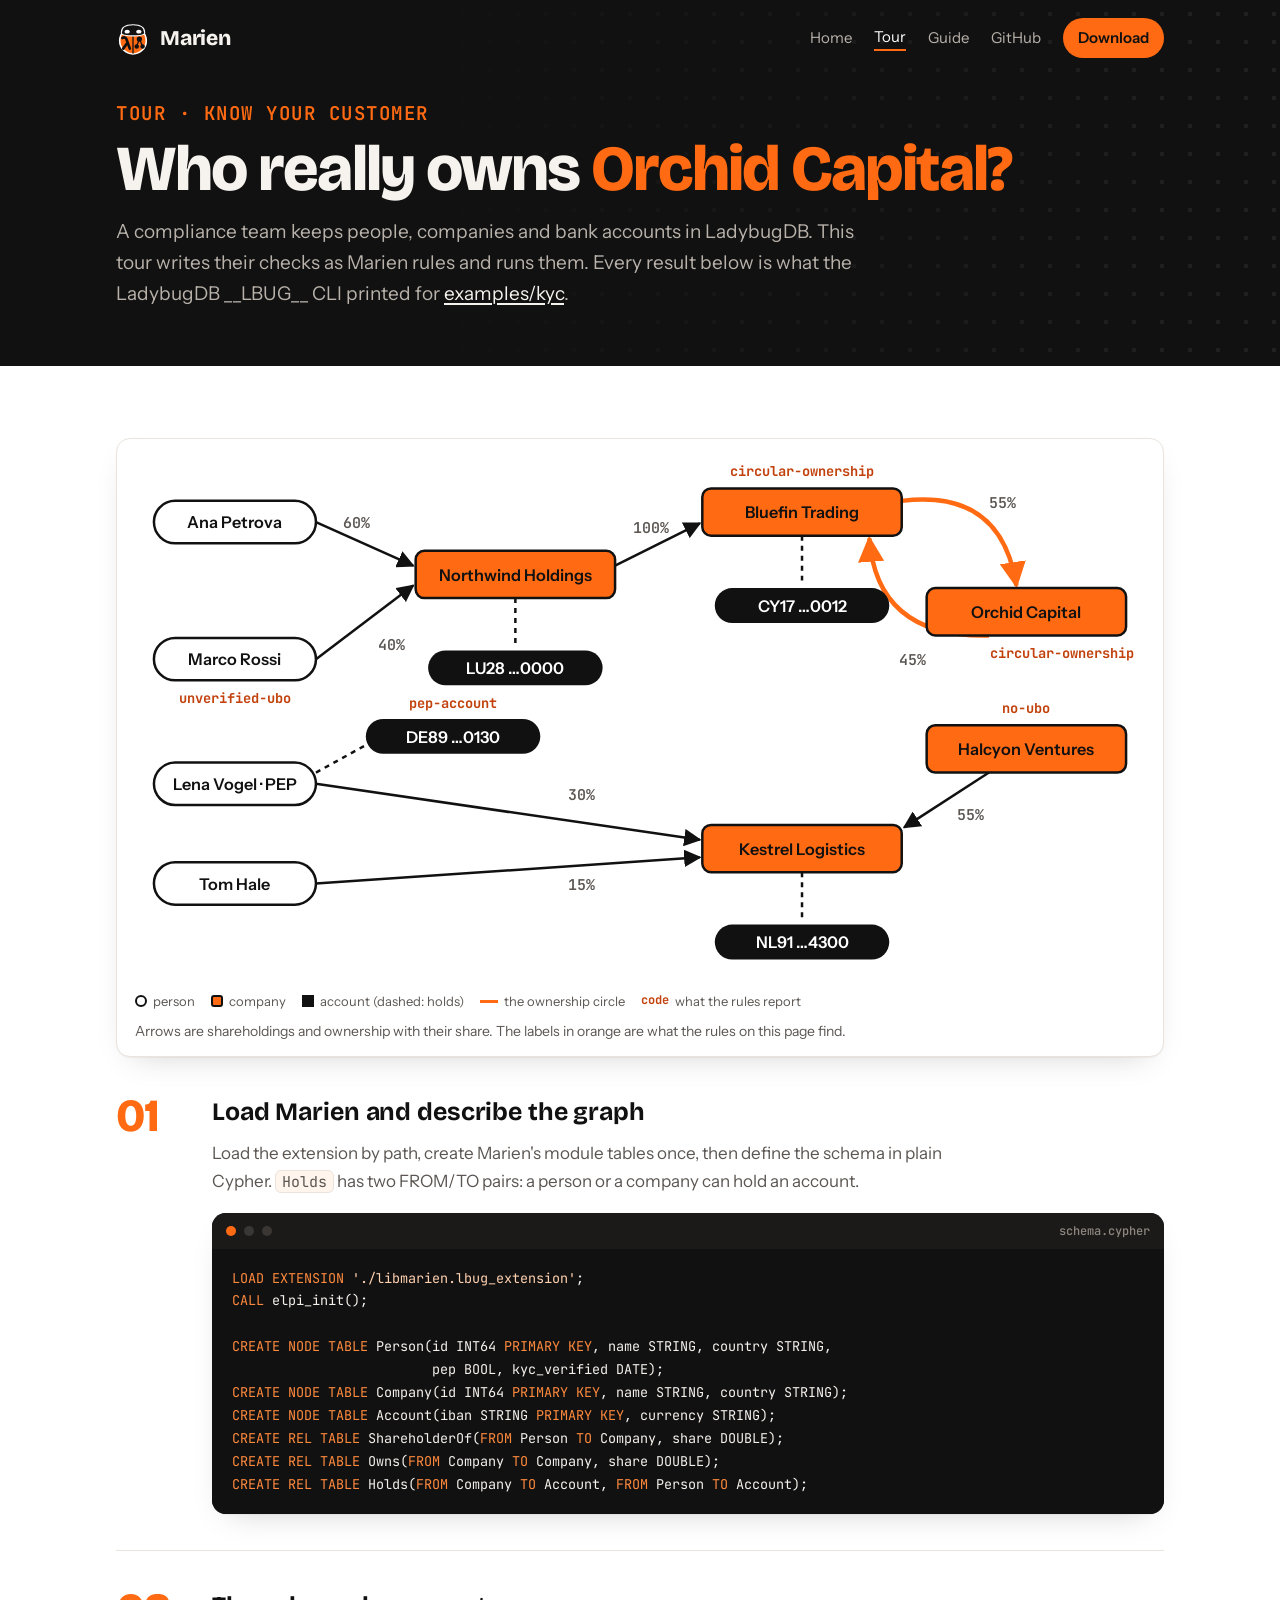
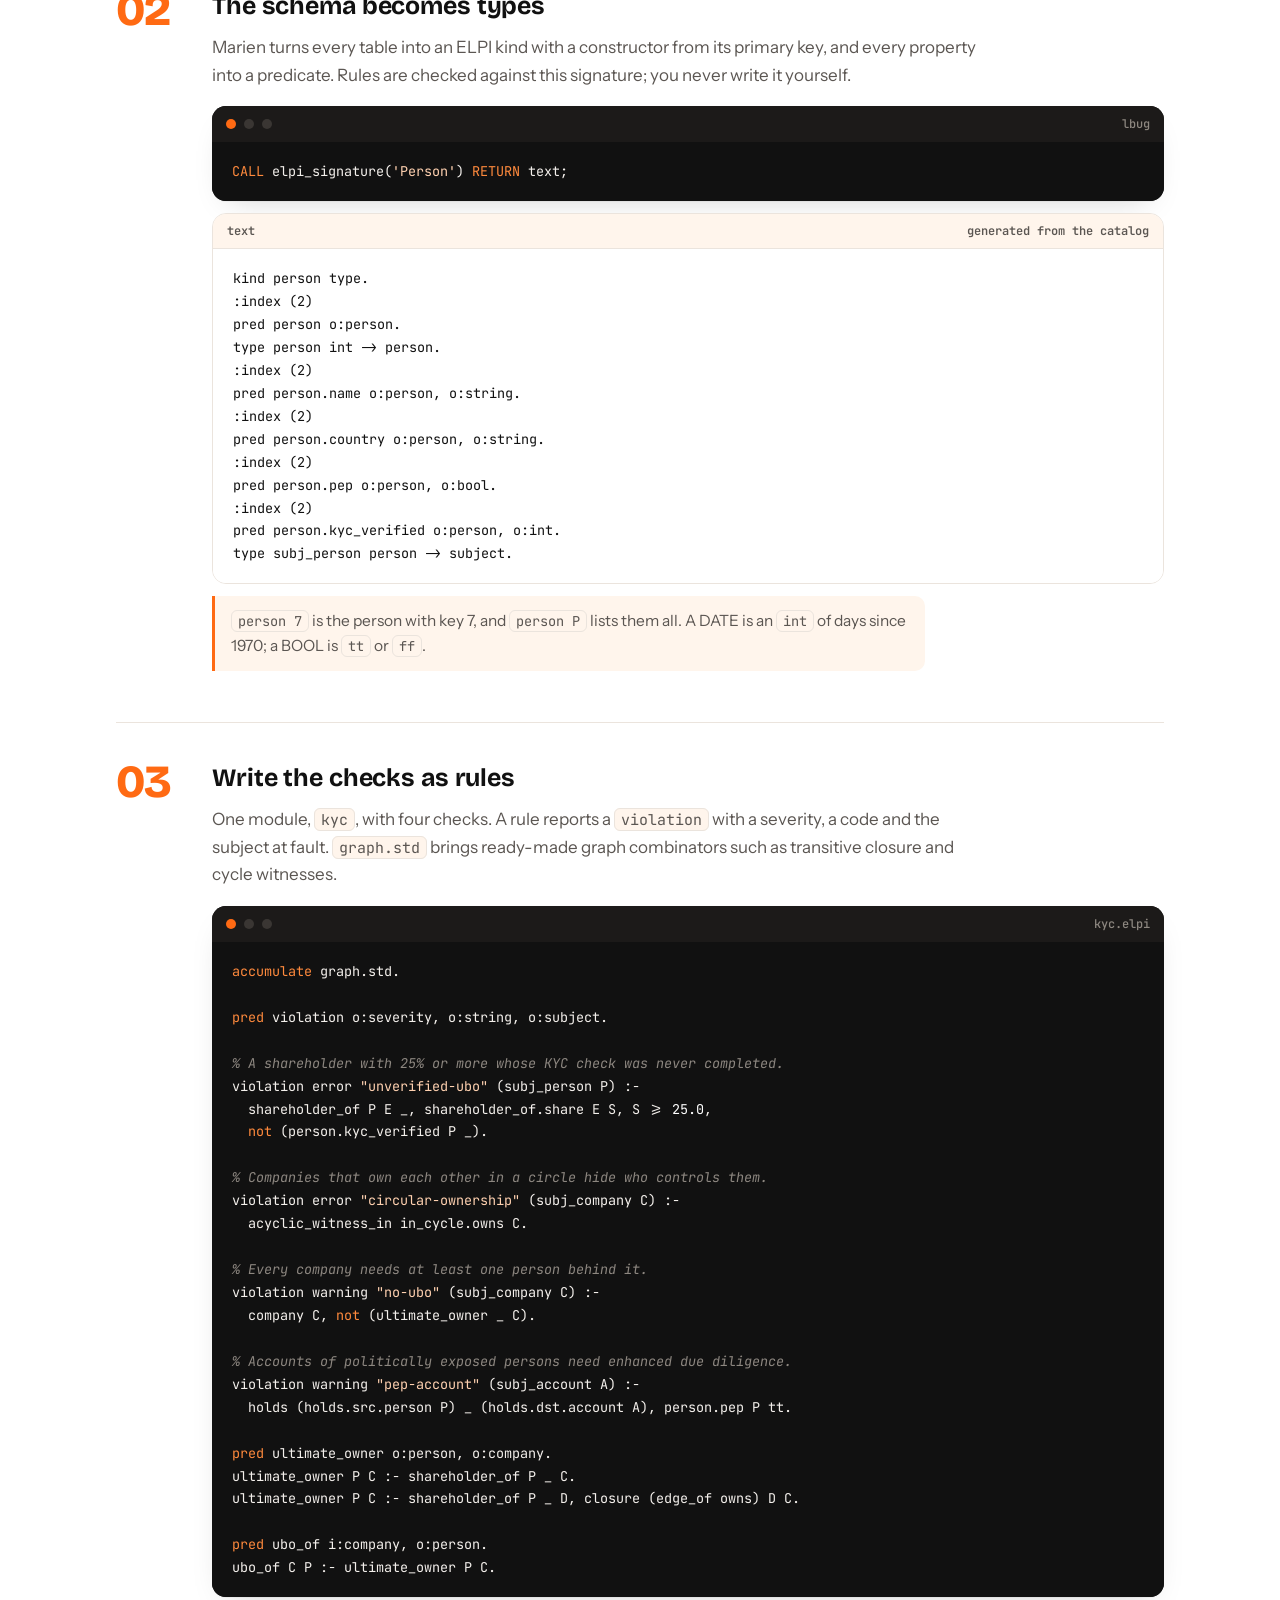
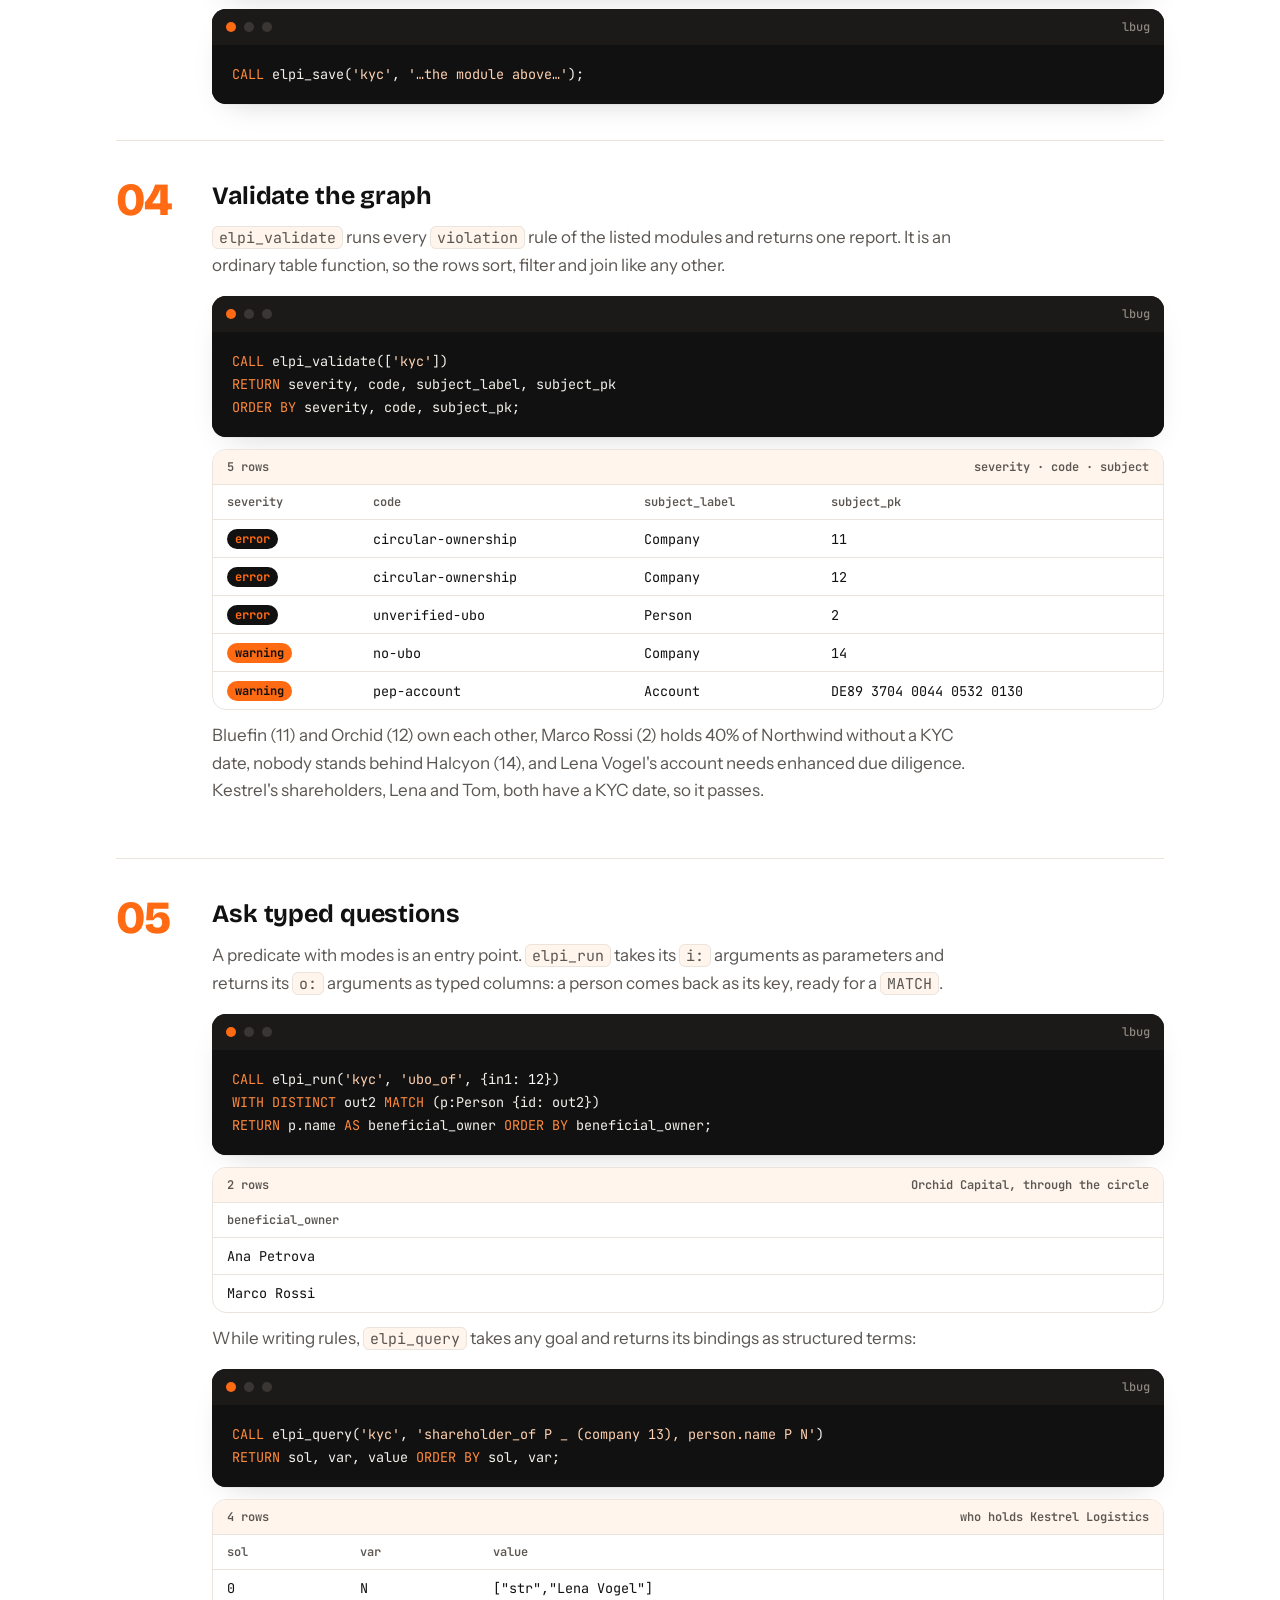
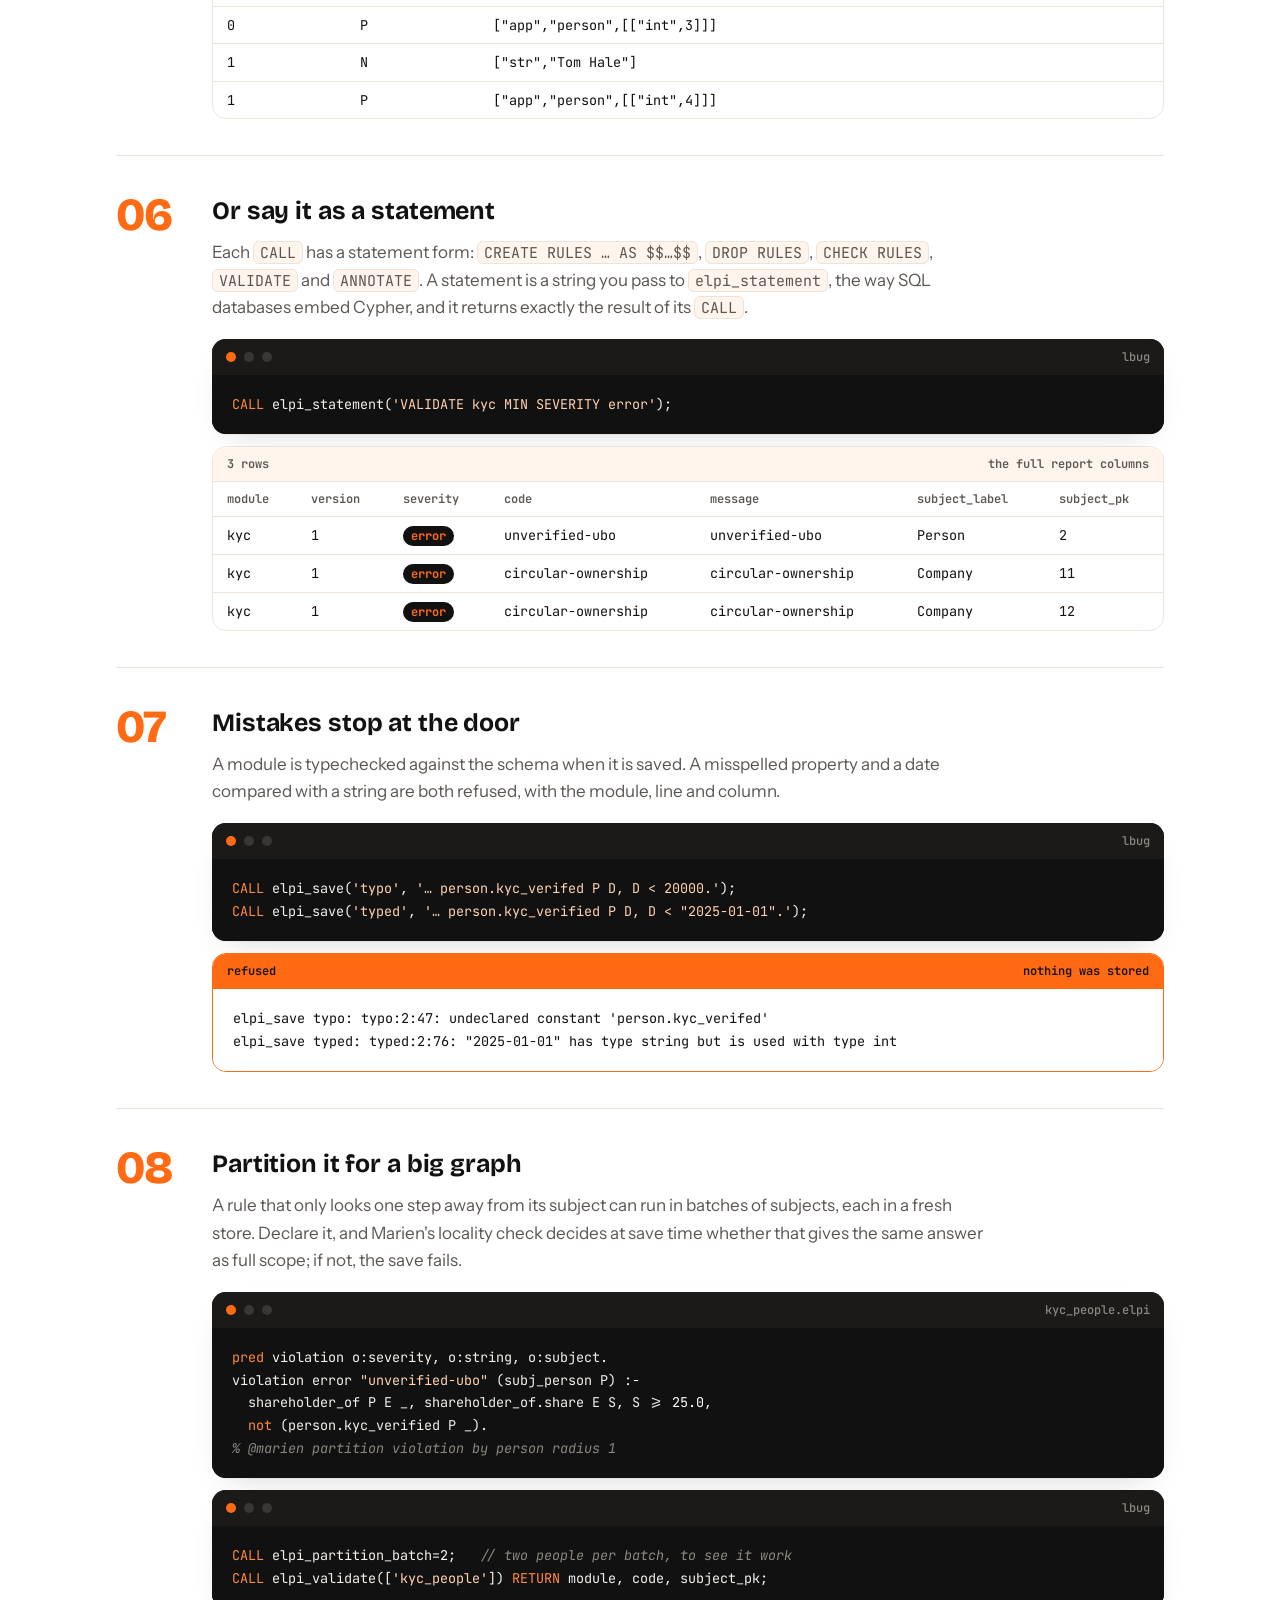
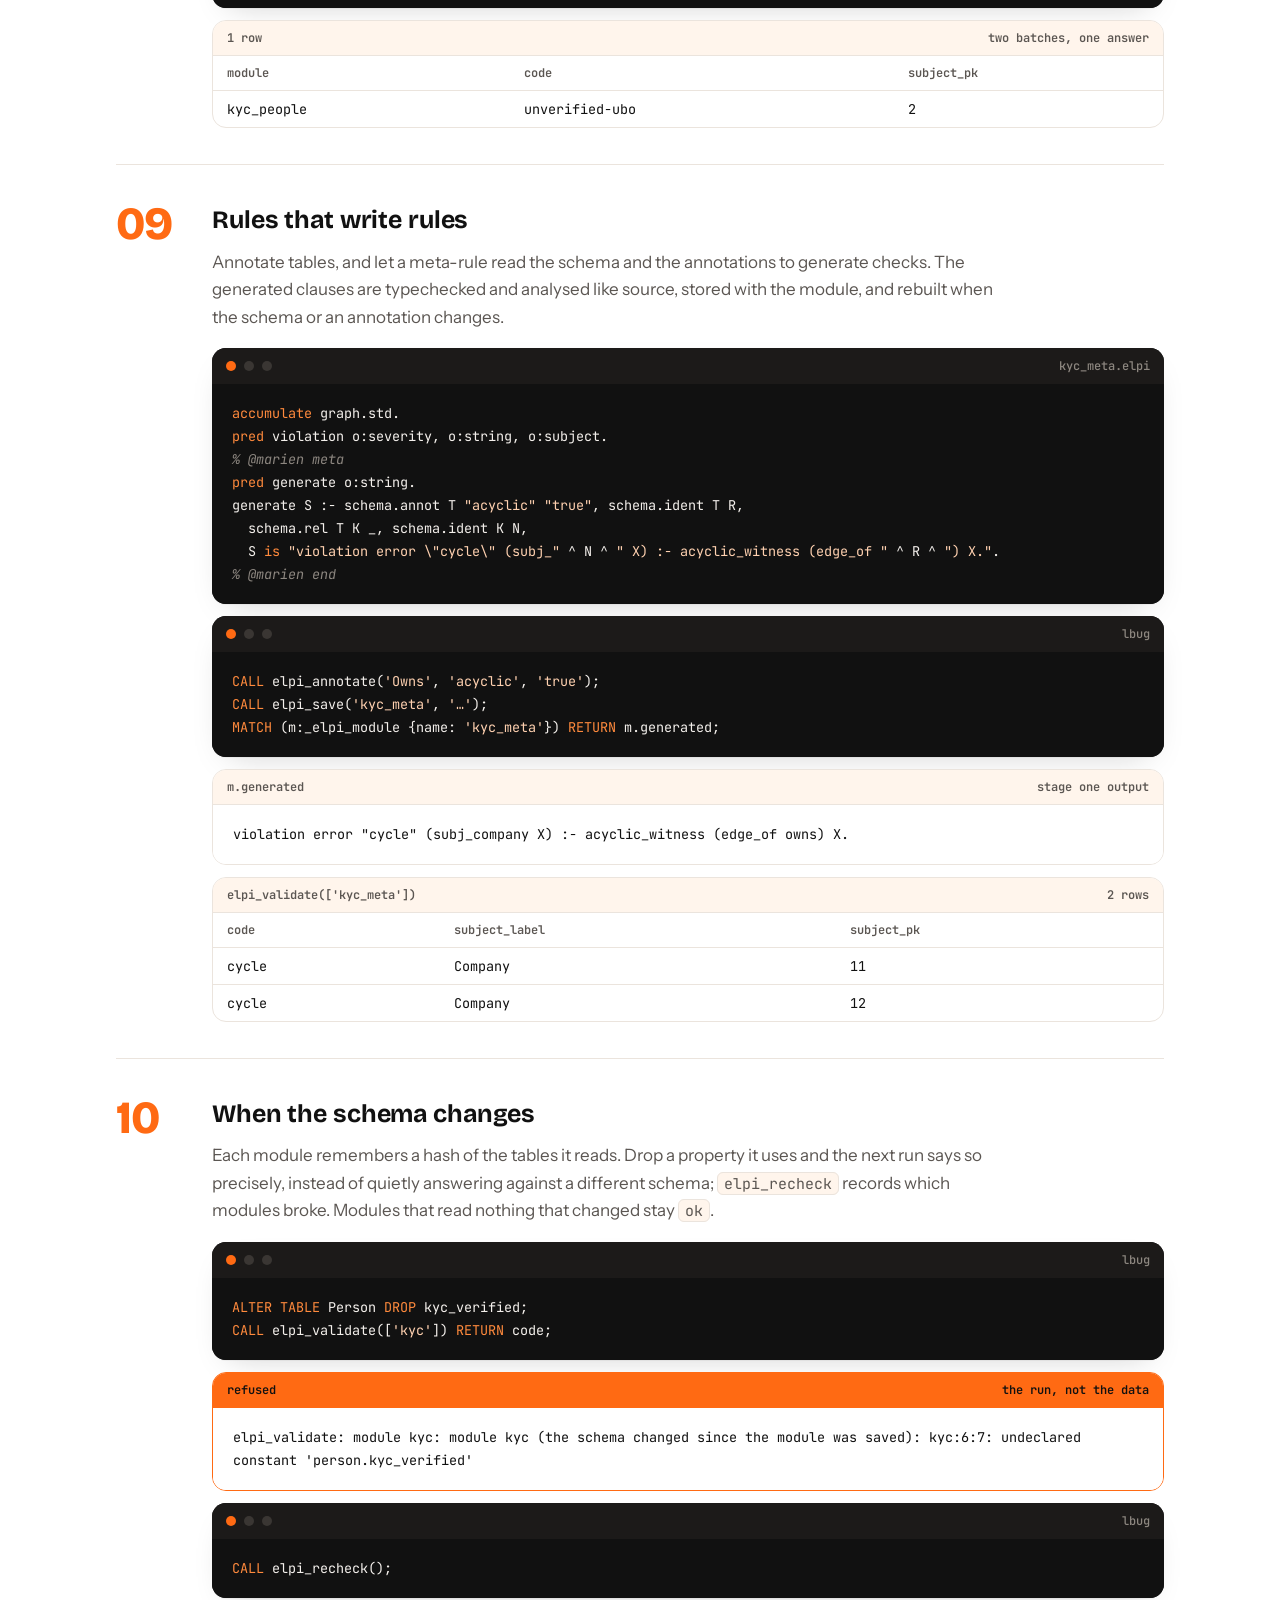
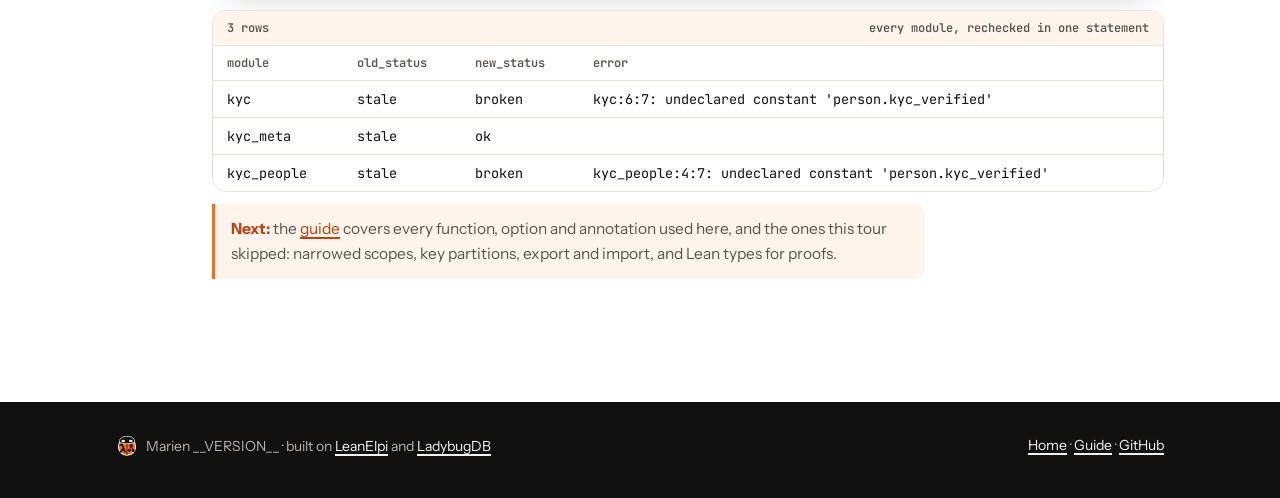
<file: web/tour.html>
<!doctype html>
<html lang="en">
<head>
<meta charset="utf-8">
<meta name="viewport" content="width=device-width, initial-scale=1">
<title>Marien tour · KYC on a graph</title>
<meta name="description" content="A walk through Marien on a know-your-customer graph: schema types, compliance rules, validation reports, typed queries, partitions, generated rules and schema changes, with real output.">
<link rel="icon" href="favicon.svg" type="image/svg+xml">
<link rel="preconnect" href="https://fonts.googleapis.com">
<link rel="preconnect" href="https://fonts.gstatic.com" crossorigin>
<link href="https://fonts.googleapis.com/css2?family=Bricolage+Grotesque:opsz,wght@12..96,700;12..96,800&family=Instrument+Sans:wght@400;500;600&family=JetBrains+Mono:wght@400;500;600;700&display=swap" rel="stylesheet">
<link rel="stylesheet" href="site.css">
</head>
<body>
<div class="band">
  <div class="wrap">
    <nav class="top">
      <a class="brand" href="./"><img src="favicon.svg" alt="">Marien</a>
      <div class="links">
        <a href="./" class="wide">Home</a>
        <a href="tour.html" aria-current="page">Tour</a>
        <a href="guide.html">Guide</a>
        <a href="https://github.com/Volland/marien" class="wide">GitHub</a>
        <a href="./#download" class="pill">Download</a>
      </div>
    </nav>
    <header class="page-hero">
      <p class="eyebrow">TOUR · KNOW YOUR CUSTOMER</p>
      <h1>Who really owns <em>Orchid Capital?</em></h1>
      <p>A compliance team keeps people, companies and bank accounts in LadybugDB. This tour writes their checks as Marien rules and runs them. Every result below is what the LadybugDB __LBUG__ CLI printed for <a href="https://github.com/Volland/marien/tree/main/examples/kyc">examples/kyc</a>.</p>
    </header>
  </div>
</div>

<main>
  <section>
    <div class="wrap">
      <figure class="graph">
        <svg viewBox="0 0 820 430" role="img" aria-labelledby="g-title">
          <title id="g-title">The ownership graph: four people, five companies and four accounts. Bluefin Trading and Orchid Capital own each other; nobody owns Halcyon Ventures; Marco Rossi has no KYC check; Lena Vogel is a politically exposed person.</title>
          <defs>
            <marker id="arr" viewBox="0 0 10 10" refX="9" refY="5" markerWidth="7" markerHeight="7" orient="auto-start-reverse"><path d="M0 0 L10 5 L0 10 Z" style="fill: var(--ink)"/></marker>
            <marker id="arr-hot" viewBox="0 0 10 10" refX="9" refY="5" markerWidth="6" markerHeight="6" orient="auto-start-reverse"><path d="M0 0 L10 5 L0 10 Z" style="fill: var(--orange)"/></marker>
          </defs>
          <!-- shareholdings and ownership -->
          <path class="g-edge" d="M150 57 L228 92" marker-end="url(#arr)"/><text class="g-label" x="172" y="62">60%</text>
          <path class="g-edge" d="M150 167 L228 108" marker-end="url(#arr)"/><text class="g-label" x="200" y="160">40%</text>
          <path class="g-edge" d="M390 92 L458 58" marker-end="url(#arr)"/><text class="g-label" x="404" y="66">100%</text>
          <path class="g-edge hot" d="M620 40 Q700 30 712 108" marker-end="url(#arr-hot)"/><text class="g-label" x="690" y="46">55%</text>
          <path class="g-edge hot" d="M690 148 Q600 150 594 70" marker-end="url(#arr-hot)"/><text class="g-label" x="618" y="172">45%</text>
          <path class="g-edge" d="M690 258 L622 302" marker-end="url(#arr)"/><text class="g-label" x="664" y="296">55%</text>
          <path class="g-edge" d="M150 267 L458 312" marker-end="url(#arr)"/><text class="g-label" x="352" y="280">30%</text>
          <path class="g-edge" d="M150 347 L458 326" marker-end="url(#arr)"/><text class="g-label" x="352" y="352">15%</text>
          <!-- accounts held -->
          <g style="stroke-dasharray: 4 4"><path class="g-edge" d="M310 118 L310 158"/><path class="g-edge" d="M540 68 L540 108"/>
            <path class="g-edge" d="M150 258 L190 236"/><path class="g-edge" d="M540 338 L540 378"/></g>
          <!-- people -->
          <rect class="g-person" x="20" y="40" width="130" height="34" rx="17"/><text class="g-text" x="85" y="62" text-anchor="middle">Ana Petrova</text>
          <rect class="g-person" x="20" y="150" width="130" height="34" rx="17"/><text class="g-text" x="85" y="172" text-anchor="middle">Marco Rossi</text>
          <text class="g-flag" x="85" y="202" text-anchor="middle">unverified-ubo</text>
          <rect class="g-person" x="20" y="250" width="130" height="34" rx="17"/><text class="g-text" x="85" y="272" text-anchor="middle">Lena Vogel · PEP</text>
          <rect class="g-person" x="20" y="330" width="130" height="34" rx="17"/><text class="g-text" x="85" y="352" text-anchor="middle">Tom Hale</text>
          <!-- companies -->
          <rect class="g-company" x="230" y="80" width="160" height="38" rx="7"/><text class="g-text" x="310" y="104" text-anchor="middle">Northwind Holdings</text>
          <rect class="g-company" x="460" y="30" width="160" height="38" rx="7"/><text class="g-text" x="540" y="54" text-anchor="middle">Bluefin Trading</text>
          <text class="g-flag" x="540" y="20" text-anchor="middle">circular-ownership</text>
          <rect class="g-company" x="640" y="110" width="160" height="38" rx="7"/><text class="g-text" x="720" y="134" text-anchor="middle">Orchid Capital</text>
          <text class="g-flag" x="806" y="166" text-anchor="end">circular-ownership</text>
          <rect class="g-company" x="460" y="300" width="160" height="38" rx="7"/><text class="g-text" x="540" y="324" text-anchor="middle">Kestrel Logistics</text>
          <rect class="g-company" x="640" y="220" width="160" height="38" rx="7"/><text class="g-text" x="720" y="244" text-anchor="middle">Halcyon Ventures</text>
          <text class="g-flag" x="720" y="210" text-anchor="middle">no-ubo</text>
          <!-- accounts -->
          <rect class="g-account" x="240" y="160" width="140" height="28" rx="14"/><text class="g-text on-dark" x="310" y="179" text-anchor="middle">LU28 …0000</text>
          <rect class="g-account" x="470" y="110" width="140" height="28" rx="14"/><text class="g-text on-dark" x="540" y="129" text-anchor="middle">CY17 …0012</text>
          <rect class="g-account" x="190" y="215" width="140" height="28" rx="14"/><text class="g-text on-dark" x="260" y="234" text-anchor="middle">DE89 …0130</text>
          <text class="g-flag" x="260" y="206" text-anchor="middle">pep-account</text>
          <rect class="g-account" x="470" y="380" width="140" height="28" rx="14"/><text class="g-text on-dark" x="540" y="399" text-anchor="middle">NL91 …4300</text>
        </svg>
        <div class="legend"><span><i class="p"></i>person</span><span><i class="c"></i>company</span><span><i class="a"></i>account (dashed: holds)</span><span><i class="h"></i>the ownership circle</span><span style="color:var(--orange-ink);font-family:'JetBrains Mono',monospace;font-size:12px;font-weight:700">code</span><span style="margin-left:-10px">what the rules report</span></div>
        <figcaption>Arrows are shareholdings and ownership with their share. The labels in orange are what the rules on this page find.</figcaption>
      </figure>

      <div class="step">
        <div class="num">01</div>
        <div class="stack">
          <h3>Load Marien and describe the graph</h3>
          <p>Load the extension by path, create Marien's module tables once, then define the schema in plain Cypher. <code>Holds</code> has two FROM/TO pairs: a person or a company can hold an account.</p>
          <div class="window"><header><span class="dot"></span><span class="dot"></span><span class="dot"></span><span>schema.cypher</span></header>
<pre><span class="k">LOAD EXTENSION</span> <span class="s">'./libmarien.lbug_extension'</span>;
<span class="k">CALL</span> elpi_init();

<span class="k">CREATE NODE TABLE</span> Person(id INT64 <span class="k">PRIMARY KEY</span>, name STRING, country STRING,
                         pep BOOL, kyc_verified DATE);
<span class="k">CREATE NODE TABLE</span> Company(id INT64 <span class="k">PRIMARY KEY</span>, name STRING, country STRING);
<span class="k">CREATE NODE TABLE</span> Account(iban STRING <span class="k">PRIMARY KEY</span>, currency STRING);
<span class="k">CREATE REL TABLE</span> ShareholderOf(<span class="k">FROM</span> Person <span class="k">TO</span> Company, share DOUBLE);
<span class="k">CREATE REL TABLE</span> Owns(<span class="k">FROM</span> Company <span class="k">TO</span> Company, share DOUBLE);
<span class="k">CREATE REL TABLE</span> Holds(<span class="k">FROM</span> Company <span class="k">TO</span> Account, <span class="k">FROM</span> Person <span class="k">TO</span> Account);</pre></div>
        </div>
      </div>

      <div class="step">
        <div class="num">02</div>
        <div class="stack">
          <h3>The schema becomes types</h3>
          <p>Marien turns every table into an ELPI kind with a constructor from its primary key, and every property into a predicate. Rules are checked against this signature; you never write it yourself.</p>
          <div class="window"><header><span class="dot"></span><span class="dot"></span><span class="dot"></span><span>lbug</span></header>
<pre><span class="k">CALL</span> elpi_signature(<span class="s">'Person'</span>) <span class="k">RETURN</span> text;</pre></div>
          <div class="result"><header><span>text</span><span>generated from the catalog</span></header>
<pre style="border-radius:0;background:var(--panel);color:var(--ink)">kind person type.
:index (2)
pred person o:person.
type person int -&gt; person.
:index (2)
pred person.name o:person, o:string.
:index (2)
pred person.country o:person, o:string.
:index (2)
pred person.pep o:person, o:bool.
:index (2)
pred person.kyc_verified o:person, o:int.
type subj_person person -&gt; subject.</pre></div>
          <p class="note"><code>person 7</code> is the person with key 7, and <code>person P</code> lists them all. A DATE is an <code>int</code> of days since 1970; a BOOL is <code>tt</code> or <code>ff</code>.</p>
        </div>
      </div>

      <div class="step">
        <div class="num">03</div>
        <div class="stack">
          <h3>Write the checks as rules</h3>
          <p>One module, <code>kyc</code>, with four checks. A rule reports a <code>violation</code> with a severity, a code and the subject at fault. <code>graph.std</code> brings ready-made graph combinators such as transitive closure and cycle witnesses.</p>
          <div class="window"><header><span class="dot"></span><span class="dot"></span><span class="dot"></span><span>kyc.elpi</span></header>
<pre><span class="k">accumulate</span> graph.std.

<span class="k">pred</span> violation o:severity, o:string, o:subject.

<span class="c">% A shareholder with 25% or more whose KYC check was never completed.</span>
violation error <span class="s">"unverified-ubo"</span> (subj_person P) :-
  shareholder_of P E _, shareholder_of.share E S, S &gt;= <span class="n">25.0</span>,
  <span class="k">not</span> (person.kyc_verified P _).

<span class="c">% Companies that own each other in a circle hide who controls them.</span>
violation error <span class="s">"circular-ownership"</span> (subj_company C) :-
  acyclic_witness_in in_cycle.owns C.

<span class="c">% Every company needs at least one person behind it.</span>
violation warning <span class="s">"no-ubo"</span> (subj_company C) :-
  company C, <span class="k">not</span> (ultimate_owner _ C).

<span class="c">% Accounts of politically exposed persons need enhanced due diligence.</span>
violation warning <span class="s">"pep-account"</span> (subj_account A) :-
  holds (holds.src.person P) _ (holds.dst.account A), person.pep P tt.

<span class="k">pred</span> ultimate_owner o:person, o:company.
ultimate_owner P C :- shareholder_of P _ C.
ultimate_owner P C :- shareholder_of P _ D, closure (edge_of owns) D C.

<span class="k">pred</span> ubo_of i:company, o:person.
ubo_of C P :- ultimate_owner P C.</pre></div>
          <div class="window"><header><span class="dot"></span><span class="dot"></span><span class="dot"></span><span>lbug</span></header>
<pre><span class="k">CALL</span> elpi_save(<span class="s">'kyc'</span>, <span class="s">'…the module above…'</span>);</pre></div>
        </div>
      </div>

      <div class="step">
        <div class="num">04</div>
        <div class="stack">
          <h3>Validate the graph</h3>
          <p><code>elpi_validate</code> runs every <code>violation</code> rule of the listed modules and returns one report. It is an ordinary table function, so the rows sort, filter and join like any other.</p>
          <div class="window"><header><span class="dot"></span><span class="dot"></span><span class="dot"></span><span>lbug</span></header>
<pre><span class="k">CALL</span> elpi_validate([<span class="s">'kyc'</span>])
<span class="k">RETURN</span> severity, code, subject_label, subject_pk
<span class="k">ORDER BY</span> severity, code, subject_pk;</pre></div>
          <div class="result"><header><span>5 rows</span><span>severity · code · subject</span></header><div class="scroll"><table>
            <tr><th>severity</th><th>code</th><th>subject_label</th><th>subject_pk</th></tr>
            <tr><td><span class="sev error">error</span></td><td>circular-ownership</td><td>Company</td><td>11</td></tr>
            <tr><td><span class="sev error">error</span></td><td>circular-ownership</td><td>Company</td><td>12</td></tr>
            <tr><td><span class="sev error">error</span></td><td>unverified-ubo</td><td>Person</td><td>2</td></tr>
            <tr><td><span class="sev warning">warning</span></td><td>no-ubo</td><td>Company</td><td>14</td></tr>
            <tr><td><span class="sev warning">warning</span></td><td>pep-account</td><td>Account</td><td class="long">DE89 3704 0044 0532 0130</td></tr>
          </table></div></div>
          <p>Bluefin (11) and Orchid (12) own each other, Marco Rossi (2) holds 40% of Northwind without a KYC date, nobody stands behind Halcyon (14), and Lena Vogel's account needs enhanced due diligence. Kestrel's shareholders, Lena and Tom, both have a KYC date, so it passes.</p>
        </div>
      </div>

      <div class="step">
        <div class="num">05</div>
        <div class="stack">
          <h3>Ask typed questions</h3>
          <p>A predicate with modes is an entry point. <code>elpi_run</code> takes its <code>i:</code> arguments as parameters and returns its <code>o:</code> arguments as typed columns: a person comes back as its key, ready for a <code>MATCH</code>.</p>
          <div class="window"><header><span class="dot"></span><span class="dot"></span><span class="dot"></span><span>lbug</span></header>
<pre><span class="k">CALL</span> elpi_run(<span class="s">'kyc'</span>, <span class="s">'ubo_of'</span>, {in1: <span class="n">12</span>})
<span class="k">WITH DISTINCT</span> out2 <span class="k">MATCH</span> (p:Person {id: out2})
<span class="k">RETURN</span> p.name <span class="k">AS</span> beneficial_owner <span class="k">ORDER BY</span> beneficial_owner;</pre></div>
          <div class="result"><header><span>2 rows</span><span>Orchid Capital, through the circle</span></header><div class="scroll"><table>
            <tr><th>beneficial_owner</th></tr><tr><td>Ana Petrova</td></tr><tr><td>Marco Rossi</td></tr>
          </table></div></div>
          <p>While writing rules, <code>elpi_query</code> takes any goal and returns its bindings as structured terms:</p>
          <div class="window"><header><span class="dot"></span><span class="dot"></span><span class="dot"></span><span>lbug</span></header>
<pre><span class="k">CALL</span> elpi_query(<span class="s">'kyc'</span>, <span class="s">'shareholder_of P _ (company 13), person.name P N'</span>)
<span class="k">RETURN</span> sol, var, value <span class="k">ORDER BY</span> sol, var;</pre></div>
          <div class="result"><header><span>4 rows</span><span>who holds Kestrel Logistics</span></header><div class="scroll"><table>
            <tr><th>sol</th><th>var</th><th>value</th></tr>
            <tr><td>0</td><td>N</td><td>["str","Lena Vogel"]</td></tr>
            <tr><td>0</td><td>P</td><td>["app","person",[["int",3]]]</td></tr>
            <tr><td>1</td><td>N</td><td>["str","Tom Hale"]</td></tr>
            <tr><td>1</td><td>P</td><td>["app","person",[["int",4]]]</td></tr>
          </table></div></div>
        </div>
      </div>

      <div class="step">
        <div class="num">06</div>
        <div class="stack">
          <h3>Or say it as a statement</h3>
          <p>Each <code>CALL</code> has a statement form: <code>CREATE RULES … AS $$…$$</code>, <code>DROP RULES</code>, <code>CHECK RULES</code>, <code>VALIDATE</code> and <code>ANNOTATE</code>. A statement is a string you pass to <code>elpi_statement</code>, the way SQL databases embed Cypher, and it returns exactly the result of its <code>CALL</code>.</p>
          <div class="window"><header><span class="dot"></span><span class="dot"></span><span class="dot"></span><span>lbug</span></header>
<pre><span class="k">CALL</span> elpi_statement(<span class="s">'VALIDATE kyc MIN SEVERITY error'</span>);</pre></div>
          <div class="result"><header><span>3 rows</span><span>the full report columns</span></header><div class="scroll"><table>
            <tr><th>module</th><th>version</th><th>severity</th><th>code</th><th>message</th><th>subject_label</th><th>subject_pk</th></tr>
            <tr><td>kyc</td><td>1</td><td><span class="sev error">error</span></td><td>unverified-ubo</td><td>unverified-ubo</td><td>Person</td><td>2</td></tr>
            <tr><td>kyc</td><td>1</td><td><span class="sev error">error</span></td><td>circular-ownership</td><td>circular-ownership</td><td>Company</td><td>11</td></tr>
            <tr><td>kyc</td><td>1</td><td><span class="sev error">error</span></td><td>circular-ownership</td><td>circular-ownership</td><td>Company</td><td>12</td></tr>
          </table></div></div>
        </div>
      </div>

      <div class="step">
        <div class="num">07</div>
        <div class="stack">
          <h3>Mistakes stop at the door</h3>
          <p>A module is typechecked against the schema when it is saved. A misspelled property and a date compared with a string are both refused, with the module, line and column.</p>
          <div class="window"><header><span class="dot"></span><span class="dot"></span><span class="dot"></span><span>lbug</span></header>
<pre><span class="k">CALL</span> elpi_save(<span class="s">'typo'</span>, <span class="s">'… person.kyc_verifed P D, D &lt; 20000.'</span>);
<span class="k">CALL</span> elpi_save(<span class="s">'typed'</span>, <span class="s">'… person.kyc_verified P D, D &lt; "2025-01-01".'</span>);</pre></div>
          <div class="result error"><header><span>refused</span><span>nothing was stored</span></header>
<pre>elpi_save typo: typo:2:47: undeclared constant 'person.kyc_verifed'
elpi_save typed: typed:2:76: "2025-01-01" has type string but is used with type int</pre></div>
        </div>
      </div>

      <div class="step">
        <div class="num">08</div>
        <div class="stack">
          <h3>Partition it for a big graph</h3>
          <p>A rule that only looks one step away from its subject can run in batches of subjects, each in a fresh store. Declare it, and Marien's locality check decides at save time whether that gives the same answer as full scope; if not, the save fails.</p>
          <div class="window"><header><span class="dot"></span><span class="dot"></span><span class="dot"></span><span>kyc_people.elpi</span></header>
<pre><span class="k">pred</span> violation o:severity, o:string, o:subject.
violation error <span class="s">"unverified-ubo"</span> (subj_person P) :-
  shareholder_of P E _, shareholder_of.share E S, S &gt;= <span class="n">25.0</span>,
  <span class="k">not</span> (person.kyc_verified P _).
<span class="c">% @marien partition violation by person radius 1</span></pre></div>
          <div class="window"><header><span class="dot"></span><span class="dot"></span><span class="dot"></span><span>lbug</span></header>
<pre><span class="k">CALL</span> elpi_partition_batch=<span class="n">2</span>;   <span class="c">// two people per batch, to see it work</span>
<span class="k">CALL</span> elpi_validate([<span class="s">'kyc_people'</span>]) <span class="k">RETURN</span> module, code, subject_pk;</pre></div>
          <div class="result"><header><span>1 row</span><span>two batches, one answer</span></header><div class="scroll"><table>
            <tr><th>module</th><th>code</th><th>subject_pk</th></tr><tr><td>kyc_people</td><td>unverified-ubo</td><td>2</td></tr>
          </table></div></div>
        </div>
      </div>

      <div class="step">
        <div class="num">09</div>
        <div class="stack">
          <h3>Rules that write rules</h3>
          <p>Annotate tables, and let a meta-rule read the schema and the annotations to generate checks. The generated clauses are typechecked and analysed like source, stored with the module, and rebuilt when the schema or an annotation changes.</p>
          <div class="window"><header><span class="dot"></span><span class="dot"></span><span class="dot"></span><span>kyc_meta.elpi</span></header>
<pre><span class="k">accumulate</span> graph.std.
<span class="k">pred</span> violation o:severity, o:string, o:subject.
<span class="c">% @marien meta</span>
<span class="k">pred</span> generate o:string.
generate S :- schema.annot T <span class="s">"acyclic"</span> <span class="s">"true"</span>, schema.ident T R,
  schema.rel T K _, schema.ident K N,
  S <span class="k">is</span> <span class="s">"violation error \"cycle\" (subj_"</span> ^ N ^ <span class="s">" X) :- acyclic_witness (edge_of "</span> ^ R ^ <span class="s">") X."</span>.
<span class="c">% @marien end</span></pre></div>
          <div class="window"><header><span class="dot"></span><span class="dot"></span><span class="dot"></span><span>lbug</span></header>
<pre><span class="k">CALL</span> elpi_annotate(<span class="s">'Owns'</span>, <span class="s">'acyclic'</span>, <span class="s">'true'</span>);
<span class="k">CALL</span> elpi_save(<span class="s">'kyc_meta'</span>, <span class="s">'…'</span>);
<span class="k">MATCH</span> (m:_elpi_module {name: <span class="s">'kyc_meta'</span>}) <span class="k">RETURN</span> m.generated;</pre></div>
          <div class="result"><header><span>m.generated</span><span>stage one output</span></header>
<pre style="border-radius:0;background:var(--panel);color:var(--ink)">violation error "cycle" (subj_company X) :- acyclic_witness (edge_of owns) X.</pre></div>
          <div class="result"><header><span>elpi_validate(['kyc_meta'])</span><span>2 rows</span></header><div class="scroll"><table>
            <tr><th>code</th><th>subject_label</th><th>subject_pk</th></tr><tr><td>cycle</td><td>Company</td><td>11</td></tr><tr><td>cycle</td><td>Company</td><td>12</td></tr>
          </table></div></div>
        </div>
      </div>

      <div class="step">
        <div class="num">10</div>
        <div class="stack">
          <h3>When the schema changes</h3>
          <p>Each module remembers a hash of the tables it reads. Drop a property it uses and the next run says so precisely, instead of quietly answering against a different schema; <code>elpi_recheck</code> records which modules broke. Modules that read nothing that changed stay <code>ok</code>.</p>
          <div class="window"><header><span class="dot"></span><span class="dot"></span><span class="dot"></span><span>lbug</span></header>
<pre><span class="k">ALTER TABLE</span> Person <span class="k">DROP</span> kyc_verified;
<span class="k">CALL</span> elpi_validate([<span class="s">'kyc'</span>]) <span class="k">RETURN</span> code;</pre></div>
          <div class="result error"><header><span>refused</span><span>the run, not the data</span></header>
<pre>elpi_validate: module kyc: module kyc (the schema changed since the module was saved): kyc:6:7: undeclared constant 'person.kyc_verified'</pre></div>
          <div class="window"><header><span class="dot"></span><span class="dot"></span><span class="dot"></span><span>lbug</span></header>
<pre><span class="k">CALL</span> elpi_recheck();</pre></div>
          <div class="result"><header><span>3 rows</span><span>every module, rechecked in one statement</span></header><div class="scroll"><table>
            <tr><th>module</th><th>old_status</th><th>new_status</th><th>error</th></tr>
            <tr><td>kyc</td><td>stale</td><td>broken</td><td class="long">kyc:6:7: undeclared constant 'person.kyc_verified'</td></tr>
            <tr><td>kyc_meta</td><td>stale</td><td>ok</td><td></td></tr>
            <tr><td>kyc_people</td><td>stale</td><td>broken</td><td class="long">kyc_people:4:7: undeclared constant 'person.kyc_verified'</td></tr>
          </table></div></div>
          <p class="note"><strong>Next:</strong> the <a href="guide.html">guide</a> covers every function, option and annotation used here, and the ones this tour skipped: narrowed scopes, key partitions, export and import, and Lean types for proofs.</p>
        </div>
      </div>
    </div>
  </section>
</main>

<footer class="site">
  <div class="wrap">
    <span><img src="favicon.svg" alt="">Marien __VERSION__ · built on <a href="https://github.com/Volland/lean-elpi">LeanElpi</a> and <a href="https://github.com/LadybugDB/ladybug">LadybugDB</a></span>
    <span><a href="./">Home</a> · <a href="guide.html">Guide</a> · <a href="https://github.com/Volland/marien">GitHub</a></span>
  </div>
</footer>
</body>
</html>
</file>
<file: web/site.css>
/* Marien's site: orange, black and white. Shared by index.html, tour.html and guide.html. */
:root {
  --bg: #ffffff; --soft: #fff5ec; --panel: #ffffff; --ink: #111111; --muted: #5b5652; --line: #ebe4dd;
  --orange: #ff6a13; --orange-ink: #c2410c; --black: #111111; --on-black: #f6f2ee; --on-black-muted: #b9b2ab;
  --code-bg: #111111; --code-ink: #f4f0ec; --code-dim: #8d8780; --code-kw: #ff8a3d; --code-str: #ffd1b0; --code-num: #ffffff;
  --radius: 14px; --shadow: 0 1px 0 rgba(17, 17, 17, 0.04), 0 12px 32px -18px rgba(17, 17, 17, 0.25);
}
@media (prefers-color-scheme: dark) {
  :root:not([data-theme="light"]) {
    --bg: #0f0e0d; --soft: #1a1613; --panel: #171513; --ink: #f4f0ec; --muted: #aaa39c; --line: #2b2622;
    --orange-ink: #ff8a3d; --code-bg: #080707; --shadow: 0 12px 32px -18px rgba(0, 0, 0, 0.8);
  }
}
:root[data-theme="dark"] {
  --bg: #0f0e0d; --soft: #1a1613; --panel: #171513; --ink: #f4f0ec; --muted: #aaa39c; --line: #2b2622;
  --orange-ink: #ff8a3d; --code-bg: #080707; --shadow: 0 12px 32px -18px rgba(0, 0, 0, 0.8);
}

* { box-sizing: border-box; }
html { -webkit-text-size-adjust: 100%; scroll-behavior: smooth; }
body { margin: 0; background: var(--bg); color: var(--ink); font: 17px/1.62 "Instrument Sans", system-ui, sans-serif; }
img { max-width: 100%; }
a { color: var(--orange-ink); text-underline-offset: 3px; text-decoration-thickness: 1.5px; }
a:hover { color: var(--orange); }
::selection { background: var(--orange); color: #111; }
.wrap { max-width: 1080px; margin: 0 auto; padding: 0 16px; }
.wrap.narrow { max-width: 820px; }
.mono, code, pre, kbd { font-family: "JetBrains Mono", ui-monospace, SFMono-Regular, Menlo, monospace; }

/* --- the black band: navigation and hero ----------------------------------------------- */
.band { background: var(--black); color: var(--on-black); position: relative; overflow: hidden; }
.band a { color: var(--on-black); }
.band::after { /* the spots */
  content: ""; position: absolute; inset: 0; pointer-events: none; opacity: 0.07;
  background-image: radial-gradient(circle at center, #fff 2px, transparent 2.5px);
  background-size: 28px 28px; mask-image: linear-gradient(to left, #000, transparent 70%);
}
nav.top { display: flex; align-items: center; justify-content: space-between; gap: 16px; padding: 18px 0; position: relative; z-index: 1; }
nav.top .brand { display: flex; align-items: center; gap: 10px; text-decoration: none; font: 800 21px/1 "Bricolage Grotesque", sans-serif; letter-spacing: -0.01em; }
nav.top .brand img { width: 34px; height: 34px; }
nav.top .links { display: flex; align-items: center; gap: 22px; font-size: 15px; }
nav.top .links a { color: var(--on-black-muted); text-decoration: none; }
nav.top .links a:hover, nav.top .links a[aria-current="page"] { color: #fff; }
nav.top .links a[aria-current="page"] { box-shadow: inset 0 -2px 0 var(--orange); padding-bottom: 2px; }
nav.top .links a.pill { color: #111; background: var(--orange); padding: 8px 15px; border-radius: 999px; font-weight: 600; }
nav.top .links a.pill:hover { background: #fff; color: #111; }

.hero { display: grid; grid-template-columns: 1.2fr 0.8fr; gap: 40px; align-items: center; padding: 40px 0 72px; position: relative; z-index: 1; }
.hero > * { min-width: 0; }
/* written in capitals in the HTML: a CSS uppercase would turn λ into Λ */
.eyebrow { font: 600 13px/1 "JetBrains Mono", monospace; letter-spacing: 0.08em; color: var(--orange); margin: 0 0 18px; }
.page-hero .eyebrow { color: var(--orange); margin-bottom: 14px; }
.hero h1 { font: 800 clamp(42px, 7vw, 82px)/0.98 "Bricolage Grotesque", sans-serif; letter-spacing: -0.035em; margin: 0 0 22px; }
.hero h1 em { font-style: normal; color: var(--orange); }
.hero .lede { font-size: 20px; line-height: 1.55; color: var(--on-black-muted); margin: 0 0 30px; max-width: 34em; }
.hero .lede strong { color: #fff; font-weight: 600; }
.hero .logo { width: 100%; max-width: 380px; justify-self: center; filter: drop-shadow(0 24px 40px rgba(255, 106, 19, 0.25)); }
.page-hero { padding: 28px 0 56px; position: relative; z-index: 1; }
.page-hero h1 { font: 800 clamp(38px, 6vw, 64px)/1 "Bricolage Grotesque", sans-serif; letter-spacing: -0.03em; margin: 0 0 16px; }
.page-hero h1 em { font-style: normal; color: var(--orange); }
.page-hero p { color: var(--on-black-muted); font-size: 19px; max-width: 40em; margin: 0; }

.cta { display: flex; flex-wrap: wrap; gap: 12px; }
.btn { display: inline-flex; align-items: center; gap: 8px; padding: 12px 22px; border-radius: 999px; font-weight: 600; font-size: 15px;
  text-decoration: none; border: 1.5px solid currentColor; color: inherit; }
.btn.primary { background: var(--orange); border-color: var(--orange); color: #111; }
.btn.primary:hover { background: #fff; border-color: #fff; color: #111; }
.band .btn:not(.primary):hover { background: #fff; color: #111; border-color: #fff; }
.meta-line { margin-top: 22px; font: 500 13px "JetBrains Mono", monospace; color: var(--on-black-muted); }

/* --- sections ---------------------------------------------------------------------------- */
section { padding: 72px 0; }
section + section { border-top: 1px solid var(--line); }
section.soft { background: var(--soft); border-top: 0; }
h2 { font: 800 clamp(30px, 4vw, 42px)/1.08 "Bricolage Grotesque", sans-serif; letter-spacing: -0.02em; margin: 0 0 12px; }
h3 { font: 700 21px/1.25 "Bricolage Grotesque", sans-serif; margin: 34px 0 8px; letter-spacing: -0.005em; }
h2 + .sub { margin-top: 0; }
.sub { color: var(--muted); font-size: 18px; margin: 0 0 32px; max-width: 42em; }
p { max-width: 46em; }
.kicker { font: 600 12px "JetBrains Mono", monospace; letter-spacing: 0.08em; text-transform: uppercase; color: var(--orange-ink); margin: 0 0 10px; display: flex; align-items: center; gap: 8px; }
.kicker::before { content: ""; width: 8px; height: 8px; border-radius: 50%; background: var(--orange); }

.features { display: grid; grid-template-columns: repeat(4, 1fr); gap: 16px; }
.features > * { min-width: 0; }
.feature { background: var(--panel); border: 1px solid var(--line); border-radius: var(--radius); padding: 22px; box-shadow: var(--shadow); }
.feature .glyph { display: inline-grid; place-items: center; width: 44px; height: 44px; border-radius: 50%; background: var(--black);
  color: var(--orange); font: 700 20px "JetBrains Mono", monospace; margin-bottom: 14px; box-shadow: 0 0 0 1.5px var(--orange); }
.feature h3 { margin: 0 0 6px; font-size: 18px; }
.feature p { margin: 0; color: var(--muted); font-size: 15.5px; }

.split { display: grid; grid-template-columns: 1fr 1fr; gap: 28px; align-items: start; }
.split > * { min-width: 0; }

/* --- code and terminal output -------------------------------------------------------------- */
pre { margin: 0; background: var(--code-bg); color: var(--code-ink); border-radius: var(--radius); padding: 18px 20px;
  overflow-x: auto; font-size: 13.5px; line-height: 1.7; tab-size: 2; }
pre .c { color: var(--code-dim); font-style: italic; }
pre .k { color: var(--code-kw); }
pre .s { color: var(--code-str); }
pre .n { color: var(--code-num); }
code { font-size: 0.88em; background: var(--soft); border: 1px solid var(--line); border-radius: 6px; padding: 1px 6px; }
pre code { background: none; border: 0; padding: 0; font-size: inherit; }
.window { border-radius: var(--radius); overflow: hidden; background: var(--code-bg); box-shadow: var(--shadow); }
.window > header { display: flex; align-items: center; gap: 8px; padding: 10px 14px; background: #1c1a19; color: var(--code-dim);
  font: 500 12px "JetBrains Mono", monospace; }
.window > header .dot { width: 10px; height: 10px; border-radius: 50%; background: #3a3633; }
.window > header .dot:first-child { background: var(--orange); }
.window > header span:last-child { margin-left: auto; }
.window pre { border-radius: 0; }
.window + .window, pre + .result, .window + .result, .result + .window { margin-top: 12px; }

.result { border: 1px solid var(--line); border-radius: var(--radius); overflow: hidden; background: var(--panel); }
.result > header { padding: 9px 14px; font: 600 12px "JetBrains Mono", monospace; color: var(--muted); border-bottom: 1px solid var(--line);
  display: flex; justify-content: space-between; gap: 12px; background: var(--soft); }
.result .scroll { overflow-x: auto; }
.result table { width: 100%; border-collapse: collapse; font: 13.5px/1.5 "JetBrains Mono", monospace; }
.result th, .result td { text-align: left; padding: 8px 14px; border-bottom: 1px solid var(--line); white-space: nowrap; }
.result td.long { white-space: normal; min-width: 14ch; }
.result th { color: var(--muted); font-weight: 600; font-size: 12px; }
.result th small { display: block; font-weight: 400; opacity: 0.7; }
.result tr:last-child td { border-bottom: 0; }
.result.error { border-color: var(--orange); }
.result.error > header { background: var(--orange); color: #111; border-color: var(--orange); }
.result.error pre { background: var(--panel); color: var(--ink); border-radius: 0; white-space: pre-wrap; word-break: break-word; }
.sev { display: inline-block; padding: 1px 8px; border-radius: 999px; font-size: 12px; font-weight: 700; }
.sev.error { background: var(--black); color: var(--orange); }
.sev.warning { background: var(--orange); color: #111; }
:root[data-theme="dark"] .sev.error { background: #fff; color: #111; }
@media (prefers-color-scheme: dark) { :root:not([data-theme="light"]) .sev.error { background: #fff; color: #111; } }

/* --- steps (tour) ------------------------------------------------------------------------ */
.step { display: grid; grid-template-columns: 76px 1fr; gap: 20px; padding: 36px 0; border-top: 1px solid var(--line); }
.step:first-of-type { border-top: 0; }
.step > * { min-width: 0; }
.step .num { font: 800 46px/1 "Bricolage Grotesque", sans-serif; color: var(--orange); letter-spacing: -0.03em; }
.step h3 { margin: 4px 0 8px; font-size: 25px; }
.step p { color: var(--muted); }
.step .stack > * + * { margin-top: 12px; }
.note { border-left: 3px solid var(--orange); background: var(--soft); padding: 12px 16px; border-radius: 0 10px 10px 0; font-size: 15.5px; color: var(--ink); max-width: 46em; }
.note strong { color: var(--orange-ink); }

figure.graph { margin: 0; background: var(--panel); border: 1px solid var(--line); border-radius: var(--radius); padding: 12px; box-shadow: var(--shadow); }
figure.graph svg { width: 100%; height: auto; display: block; }
figure.graph figcaption { font-size: 14px; color: var(--muted); padding: 8px 6px 2px; }
.g-edge { stroke: var(--ink); stroke-width: 2; fill: none; }
.g-edge.hot { stroke: var(--orange); stroke-width: 3.5; }
.g-label { font: 600 12px "JetBrains Mono", monospace; fill: var(--muted); }
.g-person { fill: var(--panel); stroke: var(--ink); stroke-width: 2; }
.g-company { fill: var(--orange); stroke: var(--ink); stroke-width: 2; }
.g-account { fill: var(--ink); }
.g-text { font: 600 13px "Instrument Sans", sans-serif; fill: var(--ink); }
.g-text.on-dark { fill: var(--bg); }
.g-flag { font: 700 11px "JetBrains Mono", monospace; fill: var(--orange-ink); }
.legend { display: flex; flex-wrap: wrap; gap: 16px; font-size: 13px; color: var(--muted); padding: 4px 6px 0; }
.legend i { display: inline-block; width: 12px; height: 12px; margin-right: 6px; vertical-align: -1px; border: 2px solid var(--ink); }
.legend i.p { border-radius: 50%; } .legend i.c { background: var(--orange); border-radius: 3px; } .legend i.a { background: var(--ink); }
.legend i.h { border: 0; height: 3px; width: 18px; background: var(--orange); vertical-align: 3px; }

/* --- guide ------------------------------------------------------------------------------- */
.guide { display: grid; grid-template-columns: 220px 1fr; gap: 48px; padding: 48px 0 80px; }
.guide > * { min-width: 0; }
.toc { position: sticky; top: 20px; align-self: start; font-size: 14.5px; }
.toc ol { list-style: none; margin: 0; padding: 0; counter-reset: toc; }
.toc li { counter-increment: toc; }
.toc a { display: block; padding: 6px 0 6px 14px; color: var(--muted); text-decoration: none; border-left: 2px solid var(--line); }
.toc a::before { content: counter(toc, decimal-leading-zero) "  "; font: 500 12px "JetBrains Mono", monospace; color: var(--orange-ink); }
.toc a:hover { color: var(--ink); border-color: var(--orange); }
.doc h2 { margin-top: 64px; padding-top: 8px; scroll-margin-top: 16px; }
.doc h2:first-child { margin-top: 0; }
.doc h3 { scroll-margin-top: 16px; }
.doc p, .doc li { color: var(--ink); }
.doc ul { padding-left: 20px; max-width: 46em; }
.doc li + li { margin-top: 6px; }
.doc pre, .doc .window, .doc .result, .doc .note, .doc .ref-wrap { margin: 16px 0; }
.ref-wrap { overflow-x: auto; border: 1px solid var(--line); border-radius: var(--radius); background: var(--panel); }
.ref { width: 100%; border-collapse: collapse; font-size: 15px; }
.ref th, .ref td { text-align: left; padding: 10px 14px; border-bottom: 1px solid var(--line); vertical-align: top; }
.ref th { font-size: 12px; text-transform: uppercase; letter-spacing: 0.06em; color: var(--muted); background: var(--soft); }
.ref tr:last-child td { border-bottom: 0; }
.ref td:first-child { white-space: nowrap; }
.ref td:first-child code { white-space: nowrap; }

/* --- downloads and footer ------------------------------------------------------------------ */
.downloads { display: grid; grid-template-columns: repeat(4, 1fr); gap: 12px; }
.downloads > * { min-width: 0; }
.dl { display: block; padding: 18px; border: 1.5px solid var(--line); border-radius: var(--radius); text-decoration: none; color: var(--ink); background: var(--panel); }
.dl:hover { border-color: var(--orange); color: var(--ink); }
.dl strong { display: block; font: 700 17px "Bricolage Grotesque", sans-serif; }
.dl span { display: block; font: 12px "JetBrains Mono", monospace; color: var(--muted); margin-top: 4px; overflow-wrap: anywhere; }
.name-story { display: grid; grid-template-columns: auto 1fr; gap: 36px; align-items: center; }
.name-story > * { min-width: 0; }
.name-story .big { font: 800 clamp(44px, 7vw, 76px)/1 "Bricolage Grotesque", sans-serif; letter-spacing: -0.03em; }
.name-story .big span { color: var(--orange); }
footer.site { background: var(--black); color: var(--on-black-muted); font-size: 14px; }
footer.site .wrap { display: flex; flex-wrap: wrap; justify-content: space-between; gap: 16px; padding: 32px 16px 40px; }
footer.site a { color: var(--on-black); }
footer.site img { width: 22px; height: 22px; vertical-align: -5px; margin-right: 8px; }

@media (max-width: 900px) {
  .features, .downloads { grid-template-columns: repeat(2, 1fr); }
  .split { grid-template-columns: 1fr; }
  .guide { grid-template-columns: 1fr; gap: 0; padding-top: 24px; }
  .toc { position: static; margin-bottom: 24px; }
  .toc ol { display: flex; flex-wrap: wrap; gap: 6px 14px; }
  .toc a { border-left: 0; padding: 2px 0; }
}
@media (max-width: 640px) {
  body { font-size: 16px; }
  .hero { grid-template-columns: 1fr; padding: 12px 0 48px; gap: 18px; }
  .hero .logo { max-width: 200px; order: -1; justify-self: start; }
  .hero .lede { font-size: 18px; }
  nav.top .links { gap: 14px; font-size: 14px; }
  nav.top .links .wide { display: none; }
  .features, .downloads { grid-template-columns: 1fr; }
  section { padding: 52px 0; }
  .step { grid-template-columns: 1fr; gap: 6px; padding: 28px 0; }
  .step .num { font-size: 34px; }
  .name-story { grid-template-columns: 1fr; gap: 10px; }
  .ref td:first-child code { white-space: normal; }
}
</file>
